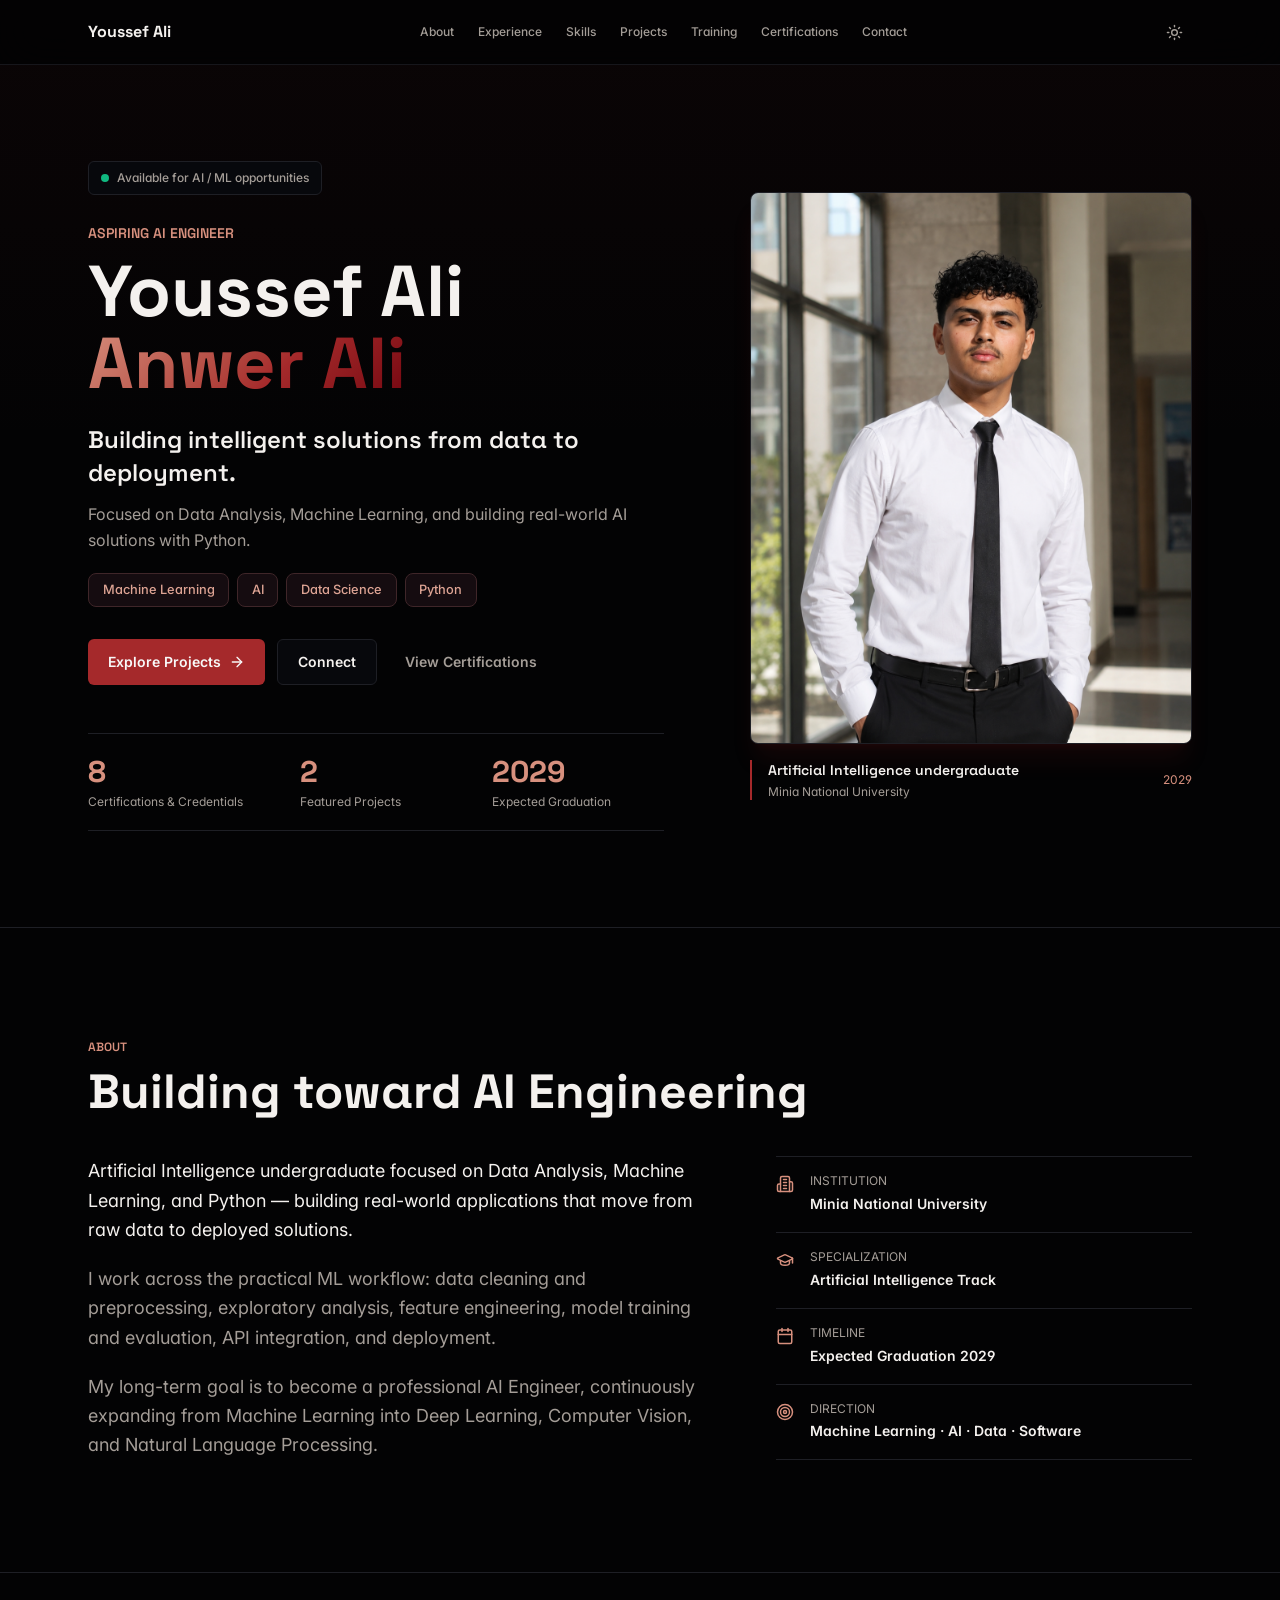
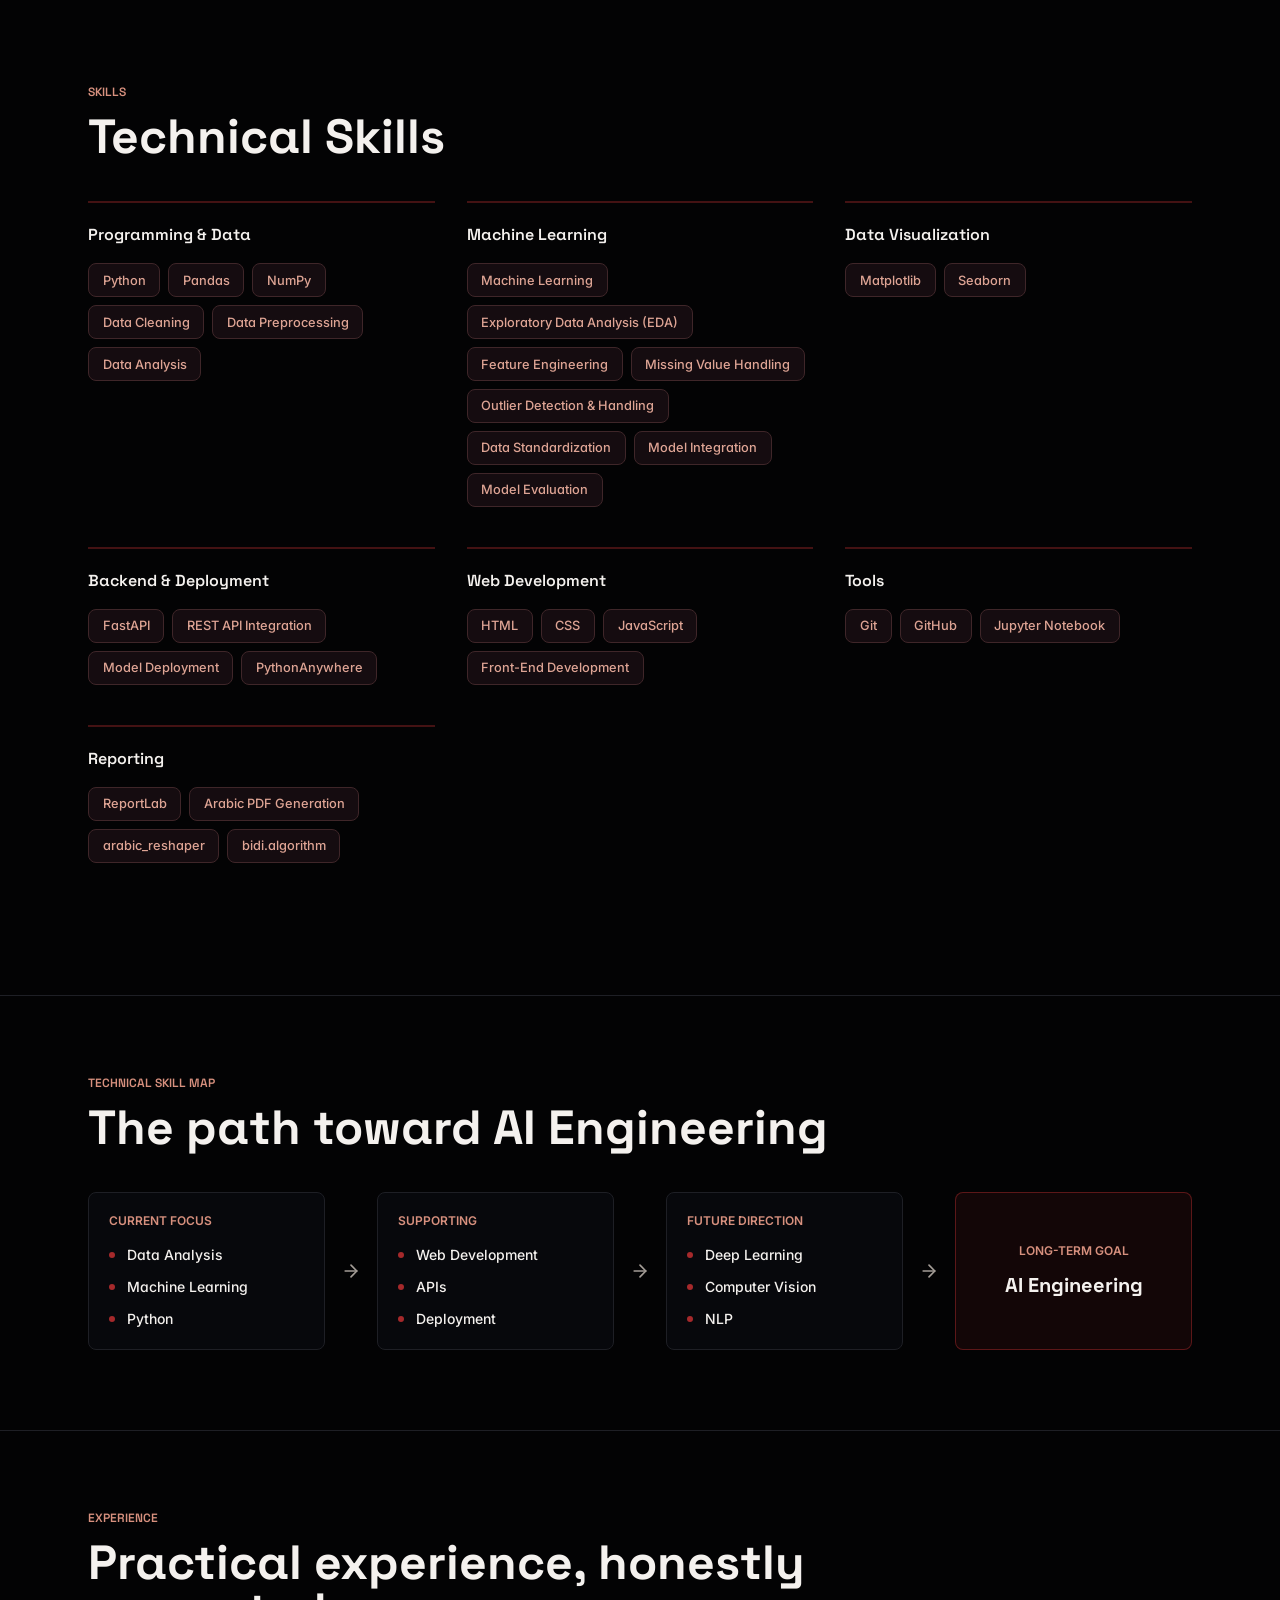
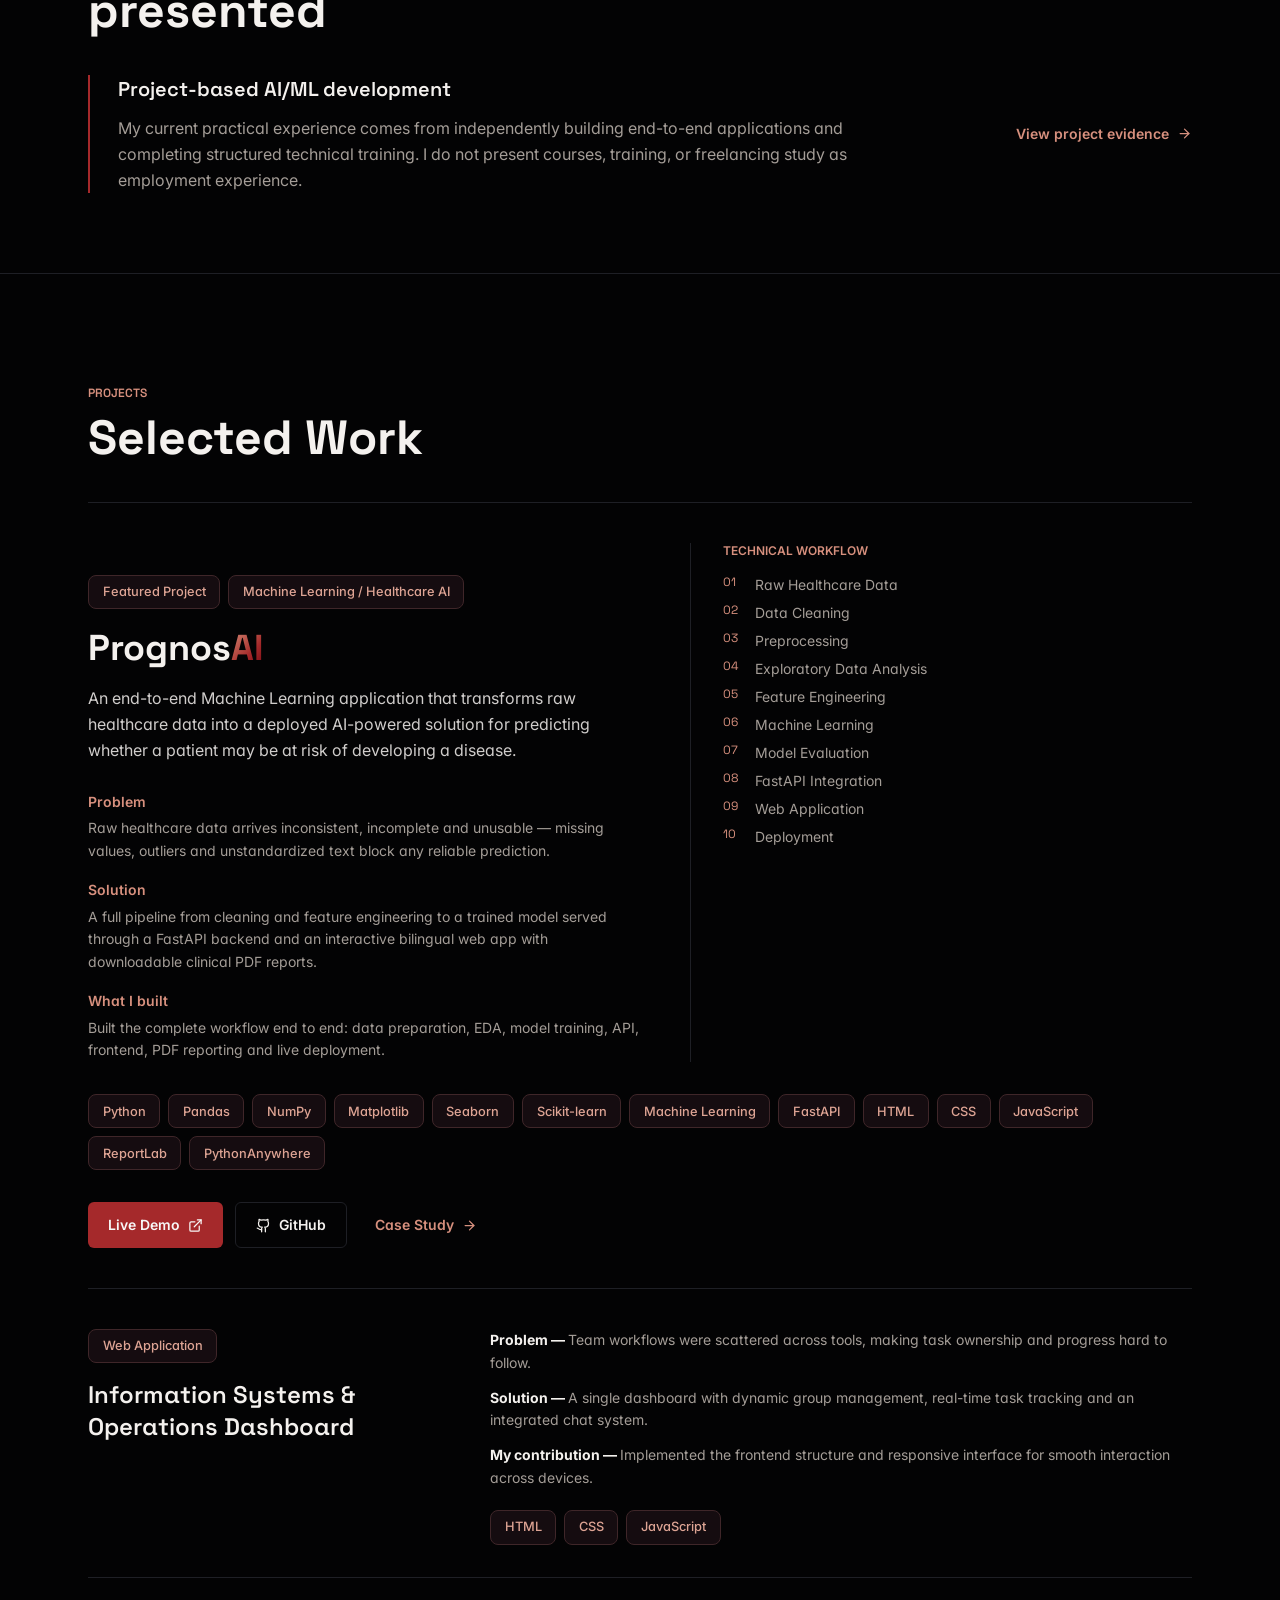
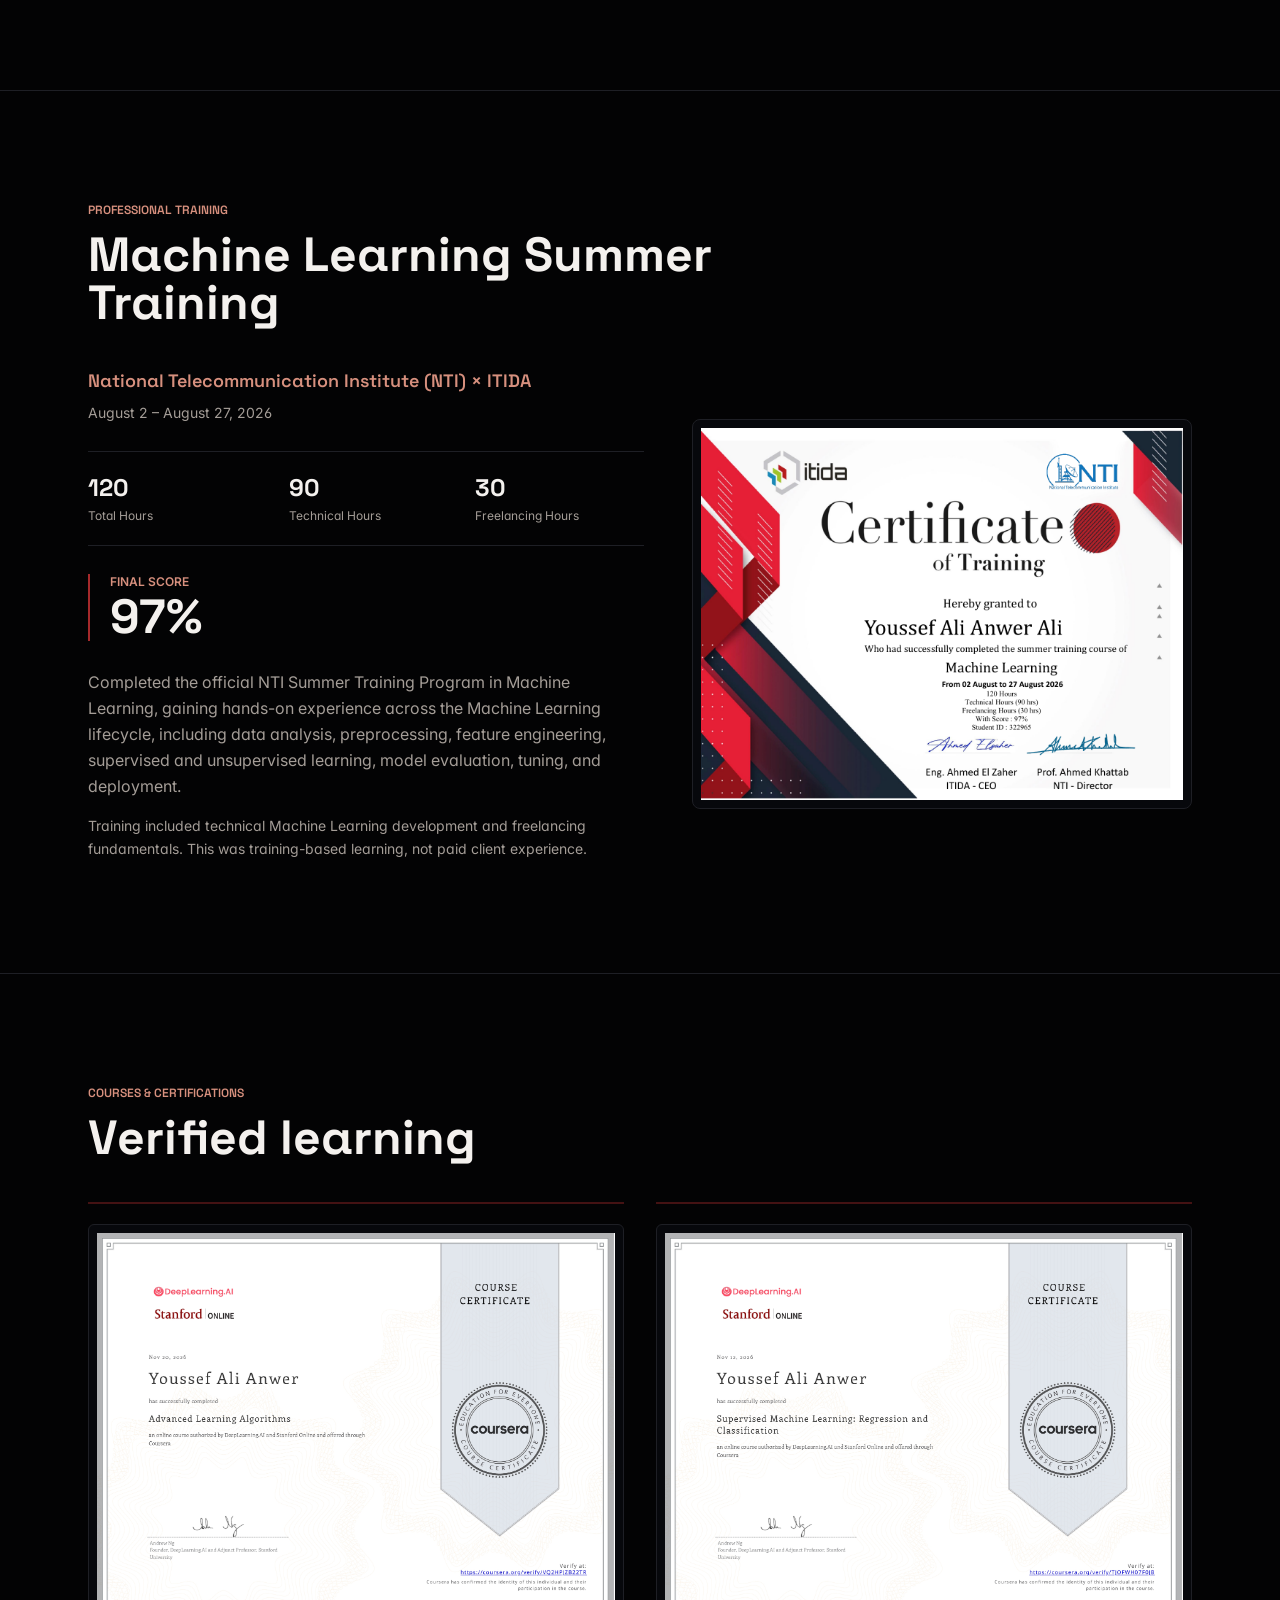
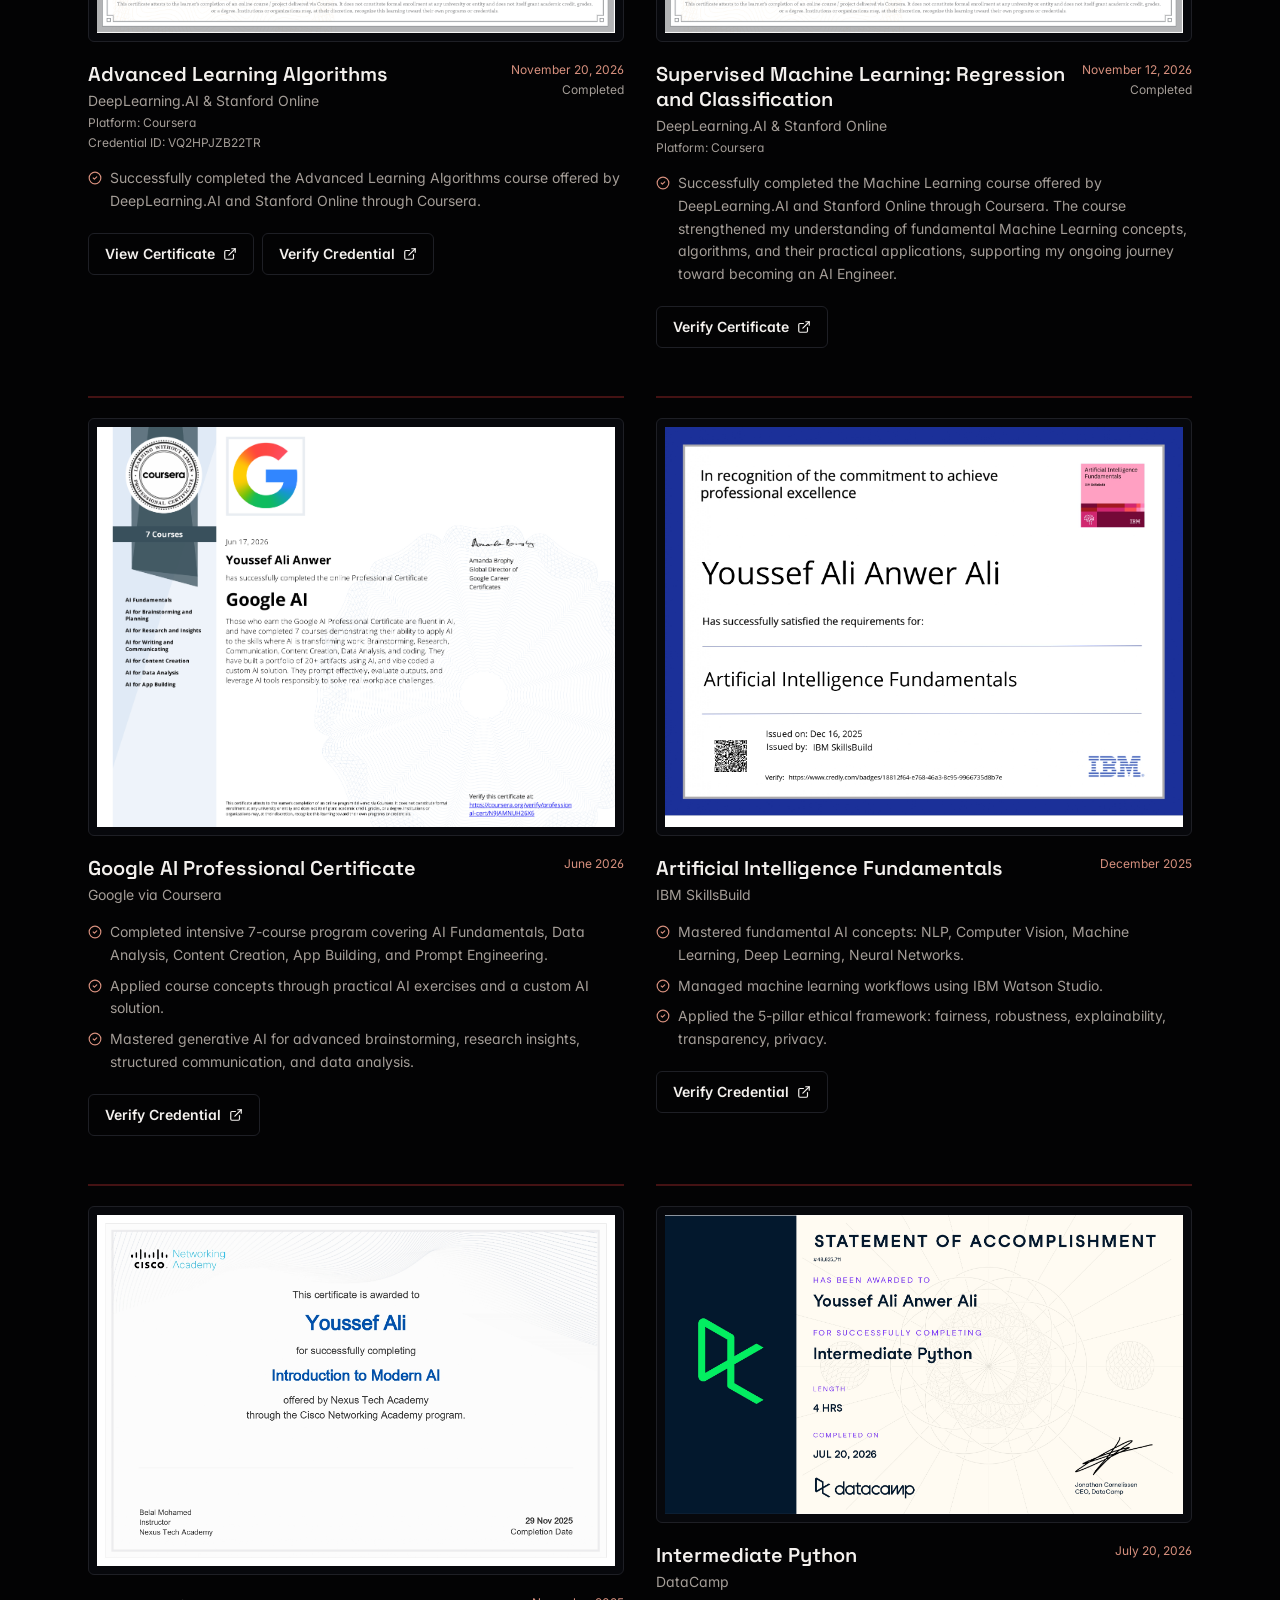
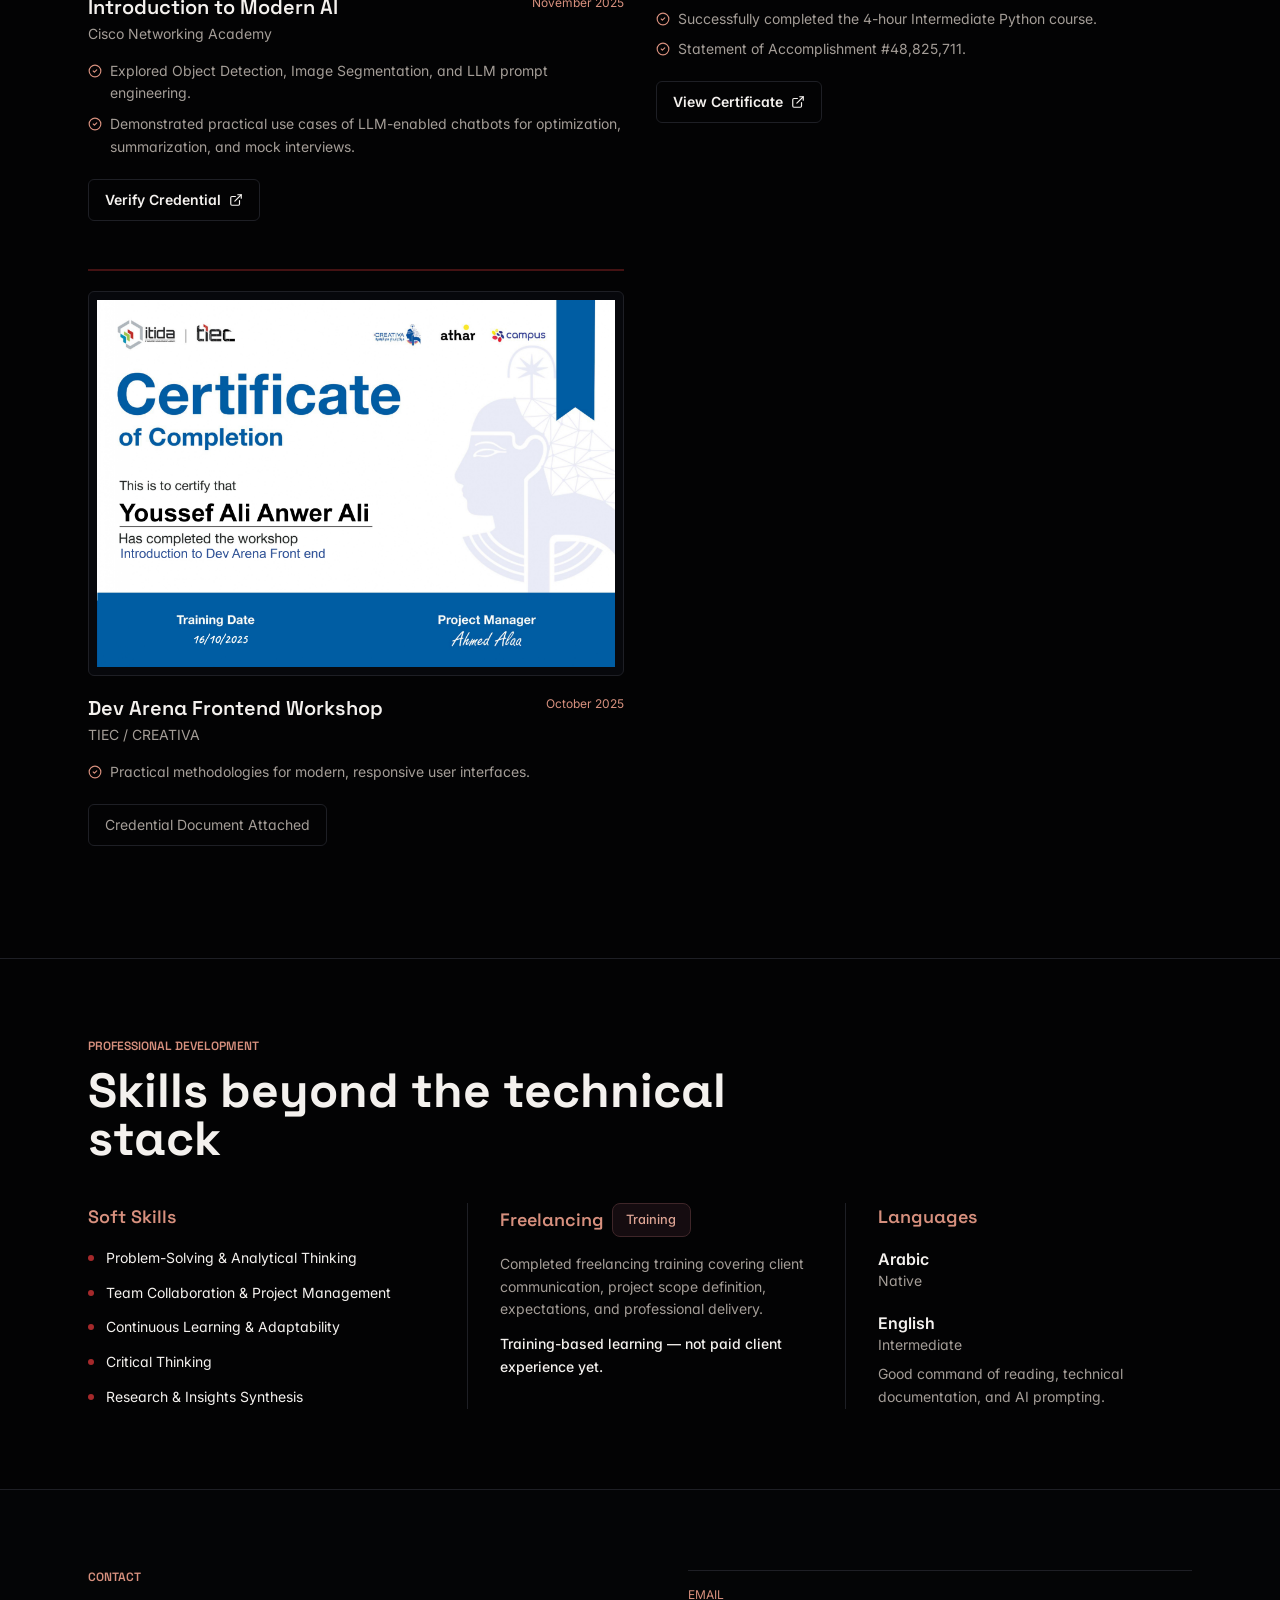
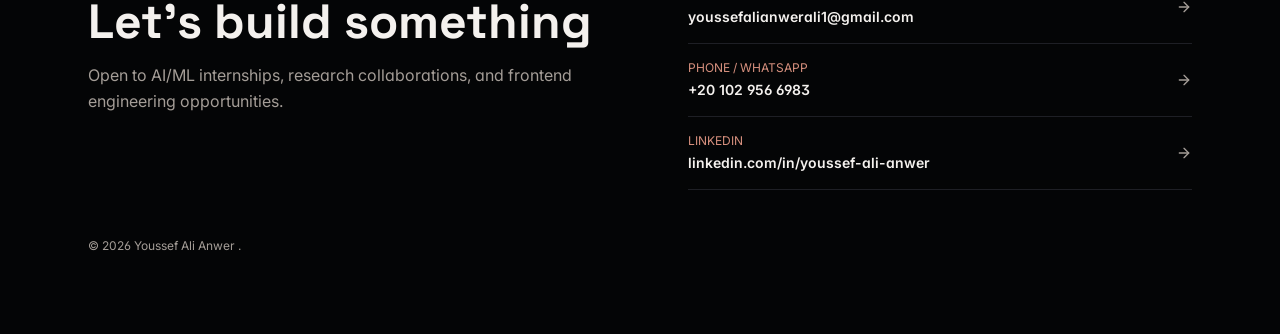
<file: index.html>
<!DOCTYPE html>
<!--
  Youssef Ali — Portfolio (homepage)
  Plain HTML / CSS / JavaScript version.
  Edit the text below directly. Each section is marked with a comment like:  ===== ABOUT =====
-->
<html lang="en" class="dark">
<head>
  <meta charset="utf-8">
  <meta name="viewport" content="width=device-width, initial-scale=1">
  <title>Youssef Ali — Aspiring AI Engineer</title>
  <meta name="description" content="Youssef Ali Anwer Ali is an aspiring AI Engineer focused on Data Analysis, Machine Learning, Python, and deployed ML applications.">
  <meta name="author" content="Youssef Ali Anwer Ali">
  <meta property="og:title" content="Youssef Ali — Aspiring AI Engineer">
  <meta property="og:description" content="Data Analysis, Machine Learning, Python, and real-world ML applications from data to deployment.">
  <meta property="og:type" content="website">
  <meta name="twitter:card" content="summary_large_image">
  <meta name="twitter:title" content="Youssef Ali — Aspiring AI Engineer">
  <meta name="twitter:description" content="Data Analysis, Machine Learning, Python, and real-world ML applications from data to deployment.">
  <link rel="icon" href="assets/favicon.ico">

  <!-- Fonts: Inter (body) + Space Grotesk (headings) -->
  <link rel="preconnect" href="https://fonts.googleapis.com">
  <link rel="preconnect" href="https://fonts.gstatic.com" crossorigin>
  <link rel="stylesheet" href="https://fonts.googleapis.com/css2?family=Inter:wght@300;400;500;600;700&family=Space+Grotesk:wght@400;500;600;700&display=swap">
  <link rel="stylesheet" href="css/style.css">

  <!-- Applies the saved theme immediately so the page doesn't flash the wrong colors -->
  <script>
    try { if (localStorage.getItem("portfolio-theme") === "light") document.documentElement.classList.remove("dark"); } catch (e) {}
  </script>
</head>
<body>
<!-- Icon sprite (Lucide icons). Used with <svg class="icon"><use href="#i-name"/></svg> -->
<svg width="0" height="0" style="position:absolute" aria-hidden="true">
  <symbol id="i-arrow-right" viewBox="0 0 24 24"><path d="M5 12h14"/><path d="m12 5 7 7-7 7"/></symbol>
  <symbol id="i-arrow-left" viewBox="0 0 24 24"><path d="m12 19-7-7 7-7"/><path d="M19 12H5"/></symbol>
  <symbol id="i-external" viewBox="0 0 24 24"><path d="M15 3h6v6"/><path d="M10 14 21 3"/><path d="M18 13v6a2 2 0 0 1-2 2H5a2 2 0 0 1-2-2V8a2 2 0 0 1 2-2h6"/></symbol>
  <symbol id="i-github" viewBox="0 0 24 24"><path d="M15 22v-4a4.8 4.8 0 0 0-1-3.5c3 0 6-2 6-5.5.08-1.25-.27-2.48-1-3.5.28-1.15.28-2.35 0-3.5 0 0-1 0-3 1.5-2.64-.5-5.36-.5-8 0C6 2 5 2 5 2c-.3 1.15-.3 2.35 0 3.5A5.403 5.403 0 0 0 4 9c0 3.5 3 5.5 6 5.5-.39.49-.68 1.05-.85 1.65-.17.6-.22 1.23-.15 1.85v4"/><path d="M9 18c-4.51 2-5-2-7-2"/></symbol>
  <symbol id="i-sun" viewBox="0 0 24 24"><circle cx="12" cy="12" r="4"/><path d="M12 2v2"/><path d="M12 20v2"/><path d="m4.93 4.93 1.41 1.41"/><path d="m17.66 17.66 1.41 1.41"/><path d="M2 12h2"/><path d="M20 12h2"/><path d="m6.34 17.66-1.41 1.41"/><path d="m19.07 4.93-1.41 1.41"/></symbol>
  <symbol id="i-moon" viewBox="0 0 24 24"><path d="M12 3a6 6 0 0 0 9 9 9 9 0 1 1-9-9Z"/></symbol>
  <symbol id="i-menu" viewBox="0 0 24 24"><path d="M4 12h16"/><path d="M4 18h16"/><path d="M4 6h16"/></symbol>
  <symbol id="i-x" viewBox="0 0 24 24"><path d="M18 6 6 18"/><path d="m6 6 12 12"/></symbol>
  <symbol id="i-calendar" viewBox="0 0 24 24"><rect width="18" height="18" x="3" y="4" rx="2"/><path d="M8 2v4"/><path d="M16 2v4"/><path d="M3 10h18"/></symbol>
  <symbol id="i-target" viewBox="0 0 24 24"><circle cx="12" cy="12" r="10"/><circle cx="12" cy="12" r="6"/><circle cx="12" cy="12" r="2"/></symbol>
  <symbol id="i-cap" viewBox="0 0 24 24"><path d="M21.42 10.922a1 1 0 0 0-.019-1.838L12.83 5.18a2 2 0 0 0-1.66 0L2.6 9.08a1 1 0 0 0 0 1.832l8.57 3.908a2 2 0 0 0 1.66 0z"/><path d="M22 10v6"/><path d="M6 12.5V16a6 3 0 0 0 12 0v-3.5"/></symbol>
  <symbol id="i-building" viewBox="0 0 24 24"><path d="M6 22V4a2 2 0 0 1 2-2h8a2 2 0 0 1 2 2v18Z"/><path d="M6 12H4a2 2 0 0 0-2 2v6a2 2 0 0 0 2 2h2"/><path d="M18 9h2a2 2 0 0 1 2 2v9a2 2 0 0 1-2 2h-2"/><path d="M10 6h4"/><path d="M10 10h4"/><path d="M10 14h4"/><path d="M10 18h4"/></symbol>
  <symbol id="i-check" viewBox="0 0 24 24"><circle cx="12" cy="12" r="10"/><path d="m9 12 2 2 4-4"/></symbol>
</svg>
<div class="page">

  <!-- ===== NAVIGATION ===== -->
  <header class="site-header">
    <nav class="nav" aria-label="Primary navigation">
      <a href="#top" class="brand">Youssef Ali</a>
      <ul class="nav-links">
        <li><a href="#about">About</a></li>
        <li><a href="#experience">Experience</a></li>
        <li><a href="#skills">Skills</a></li>
        <li><a href="#projects">Projects</a></li>
        <li><a href="#training">Training</a></li>
        <li><a href="#certifications">Certifications</a></li>
        <li><a href="#contact">Contact</a></li>
      </ul>
      <div class="nav-actions">
        <button class="icon-btn theme-toggle" type="button" aria-label="Switch to light mode">
          <svg class="icon icon-sun" width="17" height="17" aria-hidden="true"><use href="#i-sun"/></svg>
          <svg class="icon icon-moon" width="17" height="17" aria-hidden="true"><use href="#i-moon"/></svg>
        </button>
        <button class="icon-btn menu-toggle" type="button" aria-label="Open menu" aria-expanded="false" aria-controls="mobile-menu">
          <svg class="icon icon-open" width="19" height="19" aria-hidden="true"><use href="#i-menu"/></svg>
          <svg class="icon icon-close" width="19" height="19" aria-hidden="true"><use href="#i-x"/></svg>
        </button>
      </div>
    </nav>
    <div class="mobile-menu" id="mobile-menu" hidden>
      <ul>
        <li><a href="#about">About</a></li>
        <li><a href="#experience">Experience</a></li>
        <li><a href="#skills">Skills</a></li>
        <li><a href="#projects">Projects</a></li>
        <li><a href="#training">Training</a></li>
        <li><a href="#certifications">Certifications</a></li>
        <li><a href="#contact">Contact</a></li>
      </ul>
    </div>
  </header>

  <main>

    <!-- ===== HERO ===== -->
    <section id="top" class="hero">
      <div class="hero-text animate-fade-up">
        <div class="status-badge">
          <span class="status-dot"></span>
          Available for AI / ML opportunities
        </div>
        <p class="eyebrow">Aspiring AI Engineer</p>
        <h1>Youssef Ali<br><span class="text-gradient">Anwer Ali</span></h1>
        <p class="hero-tagline">Building intelligent solutions from data to deployment.</p>
        <p class="hero-desc">Focused on Data Analysis, Machine Learning, and building real-world AI solutions with Python.</p>
        <div class="chips">
          <span class="chip">Machine Learning</span>
          <span class="chip">AI</span>
          <span class="chip">Data Science</span>
          <span class="chip">Python</span>
        </div>
        <div class="hero-cta">
          <a href="#projects" class="btn btn-primary">Explore Projects <svg class="icon" width="16" height="16" aria-hidden="true"><use href="#i-arrow-right"/></svg></a>
          <a href="#contact" class="btn btn-outline">Connect</a>
          <a href="#certifications" class="btn btn-ghost">View Certifications</a>
        </div>
        <dl class="stats">
          <div><dt>8</dt><dd>Certifications &amp; Credentials</dd></div>
          <div><dt>2</dt><dd>Featured Projects</dd></div>
          <div><dt>2029</dt><dd>Expected Graduation</dd></div>
        </dl>
      </div>

      <div class="hero-photo animate-fade-up">
        <div class="photo-frame">
          <!-- Profile photo: put your file at assets/youssef-profile.png -->
          <img src="assets/youssef-profile.png" alt="Youssef Ali Anwer Ali">
        </div>
        <div class="photo-caption">
          <div>
            <p class="name">Artificial Intelligence undergraduate</p>
            <p class="school">Minia National University</p>
          </div>
          <span class="year">2029</span>
        </div>
      </div>
    </section>

    <!-- ===== ABOUT ===== -->
    <section id="about" class="section section--full">
      <div class="container">
        <div class="section-head">
          <p class="section-label">About</p>
          <h2 class="section-title">Building toward AI Engineering</h2>
        </div>
        <div class="about-grid">
          <div class="about-text">
            <p class="lead">Artificial Intelligence undergraduate focused on Data Analysis, Machine Learning, and Python — building real-world applications that move from raw data to deployed solutions.</p>
            <p>I work across the practical ML workflow: data cleaning and preprocessing, exploratory analysis, feature engineering, model training and evaluation, API integration, and deployment.</p>
            <p>My long-term goal is to become a professional AI Engineer, continuously expanding from Machine Learning into Deep Learning, Computer Vision, and Natural Language Processing.</p>
          </div>
          <dl class="facts">
            <div>
              <svg class="icon" width="18" height="18" aria-hidden="true"><use href="#i-building"/></svg>
              <div><dt>Institution</dt><dd>Minia National University</dd></div>
            </div>
            <div>
              <svg class="icon" width="18" height="18" aria-hidden="true"><use href="#i-cap"/></svg>
              <div><dt>Specialization</dt><dd>Artificial Intelligence Track</dd></div>
            </div>
            <div>
              <svg class="icon" width="18" height="18" aria-hidden="true"><use href="#i-calendar"/></svg>
              <div><dt>Timeline</dt><dd>Expected Graduation 2029</dd></div>
            </div>
            <div>
              <svg class="icon" width="18" height="18" aria-hidden="true"><use href="#i-target"/></svg>
              <div><dt>Direction</dt><dd>Machine Learning · AI · Data · Software</dd></div>
            </div>
          </dl>
        </div>
      </div>
    </section>

    <!-- ===== SKILLS ===== -->
    <section id="skills" class="section section--full">
      <div class="container">
        <div class="section-head">
          <p class="section-label">Skills</p>
          <h2 class="section-title">Technical Skills</h2>
        </div>
        <div class="skills-grid">
          <article class="skill-group">
            <h3>Programming &amp; Data</h3>
            <div class="chips">
              <span class="chip">Python</span><span class="chip">Pandas</span><span class="chip">NumPy</span>
              <span class="chip">Data Cleaning</span><span class="chip">Data Preprocessing</span><span class="chip">Data Analysis</span>
            </div>
          </article>
          <article class="skill-group">
            <h3>Machine Learning</h3>
            <div class="chips">
              <span class="chip">Machine Learning</span><span class="chip">Exploratory Data Analysis (EDA)</span>
              <span class="chip">Feature Engineering</span><span class="chip">Missing Value Handling</span>
              <span class="chip">Outlier Detection &amp; Handling</span><span class="chip">Data Standardization</span>
              <span class="chip">Model Integration</span><span class="chip">Model Evaluation</span>
            </div>
          </article>
          <article class="skill-group">
            <h3>Data Visualization</h3>
            <div class="chips"><span class="chip">Matplotlib</span><span class="chip">Seaborn</span></div>
          </article>
          <article class="skill-group">
            <h3>Backend &amp; Deployment</h3>
            <div class="chips">
              <span class="chip">FastAPI</span><span class="chip">REST API Integration</span>
              <span class="chip">Model Deployment</span><span class="chip">PythonAnywhere</span>
            </div>
          </article>
          <article class="skill-group">
            <h3>Web Development</h3>
            <div class="chips">
              <span class="chip">HTML</span><span class="chip">CSS</span><span class="chip">JavaScript</span><span class="chip">Front-End Development</span>
            </div>
          </article>
          <article class="skill-group">
            <h3>Tools</h3>
            <div class="chips"><span class="chip">Git</span><span class="chip">GitHub</span><span class="chip">Jupyter Notebook</span></div>
          </article>
          <article class="skill-group">
            <h3>Reporting</h3>
            <div class="chips">
              <span class="chip">ReportLab</span><span class="chip">Arabic PDF Generation</span>
              <span class="chip">arabic_reshaper</span><span class="chip">bidi.algorithm</span>
            </div>
          </article>
        </div>
      </div>
    </section>

    <!-- ===== TECHNICAL SKILL MAP ===== -->
    <section id="skill-map" class="section">
      <div class="container">
        <div class="section-head">
          <p class="section-label">Technical Skill Map</p>
          <h2 class="section-title">The path toward AI Engineering</h2>
        </div>
        <div class="skill-map">
          <article class="stage">
            <p class="stage-label">Current Focus</p>
            <ul><li>Data Analysis</li><li>Machine Learning</li><li>Python</li></ul>
          </article>
          <svg class="icon map-arrow" width="20" height="20" aria-hidden="true"><use href="#i-arrow-right"/></svg>
          <article class="stage">
            <p class="stage-label">Supporting</p>
            <ul><li>Web Development</li><li>APIs</li><li>Deployment</li></ul>
          </article>
          <svg class="icon map-arrow" width="20" height="20" aria-hidden="true"><use href="#i-arrow-right"/></svg>
          <article class="stage">
            <p class="stage-label">Future Direction</p>
            <ul><li>Deep Learning</li><li>Computer Vision</li><li>NLP</li></ul>
          </article>
          <svg class="icon map-arrow" width="20" height="20" aria-hidden="true"><use href="#i-arrow-right"/></svg>
          <article class="stage stage--goal">
            <div>
              <p class="stage-label">Long-term goal</p>
              <p class="goal-title">AI Engineering</p>
            </div>
          </article>
        </div>
      </div>
    </section>

    <!-- ===== EXPERIENCE ===== -->
    <section id="experience" class="section">
      <div class="container">
        <div class="section-head">
          <p class="section-label">Experience</p>
          <h2 class="section-title">Practical experience, honestly presented</h2>
        </div>
        <div class="experience">
          <div>
            <h3>Project-based AI/ML development</h3>
            <p>My current practical experience comes from independently building end-to-end applications and completing structured technical training. I do not present courses, training, or freelancing study as employment experience.</p>
          </div>
          <a href="#projects">View project evidence <svg class="icon" width="15" height="15" aria-hidden="true"><use href="#i-arrow-right"/></svg></a>
        </div>
      </div>
    </section>

    <!-- ===== PROJECTS ===== -->
    <section id="projects" class="section section--full">
      <div class="container">
        <div class="section-head">
          <p class="section-label">Projects</p>
          <h2 class="section-title">Selected Work</h2>
        </div>

        <!-- Featured project: PrognosAI -->
        <article class="featured">
          <div class="featured-grid">
            <div class="featured-main">
              <div class="chips"><span class="chip">Featured Project</span><span class="chip">Machine Learning / Healthcare AI</span></div>
              <h3>Prognos<span class="text-gradient">AI</span></h3>
              <p class="featured-tagline">An end-to-end Machine Learning application that transforms raw healthcare data into a deployed AI-powered solution for predicting whether a patient may be at risk of developing a disease.</p>
              <dl class="problem-list">
                <div><dt>Problem</dt><dd>Raw healthcare data arrives inconsistent, incomplete and unusable — missing values, outliers and unstandardized text block any reliable prediction.</dd></div>
                <div><dt>Solution</dt><dd>A full pipeline from cleaning and feature engineering to a trained model served through a FastAPI backend and an interactive bilingual web app with downloadable clinical PDF reports.</dd></div>
                <div><dt>What I built</dt><dd>Built the complete workflow end to end: data preparation, EDA, model training, API, frontend, PDF reporting and live deployment.</dd></div>
              </dl>
            </div>
            <div class="workflow">
              <p class="workflow-label">Technical workflow</p>
              <ol>
                <li><span>01</span><span>Raw Healthcare Data</span></li>
                <li><span>02</span><span>Data Cleaning</span></li>
                <li><span>03</span><span>Preprocessing</span></li>
                <li><span>04</span><span>Exploratory Data Analysis</span></li>
                <li><span>05</span><span>Feature Engineering</span></li>
                <li><span>06</span><span>Machine Learning</span></li>
                <li><span>07</span><span>Model Evaluation</span></li>
                <li><span>08</span><span>FastAPI Integration</span></li>
                <li><span>09</span><span>Web Application</span></li>
                <li><span>10</span><span>Deployment</span></li>
              </ol>
            </div>
          </div>
          <div class="chips">
            <span class="chip">Python</span><span class="chip">Pandas</span><span class="chip">NumPy</span><span class="chip">Matplotlib</span>
            <span class="chip">Seaborn</span><span class="chip">Scikit-learn</span><span class="chip">Machine Learning</span><span class="chip">FastAPI</span>
            <span class="chip">HTML</span><span class="chip">CSS</span><span class="chip">JavaScript</span><span class="chip">ReportLab</span><span class="chip">PythonAnywhere</span>
          </div>
          <div class="project-links">
            <a href="https://youssefalianwer.pythonanywhere.com/" target="_blank" rel="noreferrer noopener" class="btn btn-primary">Live Demo <svg class="icon" width="15" height="15" aria-hidden="true"><use href="#i-external"/></svg></a>
            <a href="https://github.com/YoussefAliAnwer/PrognosAI" target="_blank" rel="noreferrer noopener" class="btn btn-border"><svg class="icon" width="15" height="15" aria-hidden="true"><use href="#i-github"/></svg> GitHub</a>
            <a href="projects/prognosai.html" class="btn btn-text">Case Study <svg class="icon" width="15" height="15" aria-hidden="true"><use href="#i-arrow-right"/></svg></a>
          </div>
        </article>

        <!-- Second project -->
        <div class="other-projects">
          <article class="other-project">
            <div>
              <span class="chip">Web Application</span>
              <h3>Information Systems &amp; Operations Dashboard</h3>
            </div>
            <div class="details">
              <p><strong>Problem — </strong>Team workflows were scattered across tools, making task ownership and progress hard to follow.</p>
              <p><strong>Solution — </strong>A single dashboard with dynamic group management, real-time task tracking and an integrated chat system.</p>
              <p><strong>My contribution — </strong>Implemented the frontend structure and responsive interface for smooth interaction across devices.</p>
              <div class="chips"><span class="chip">HTML</span><span class="chip">CSS</span><span class="chip">JavaScript</span></div>
            </div>
          </article>
        </div>
      </div>
    </section>

    <!-- ===== PROFESSIONAL TRAINING ===== -->
    <section id="training" class="section section--full">
      <div class="container">
        <div class="section-head">
          <p class="section-label">Professional Training</p>
          <h2 class="section-title">Machine Learning Summer Training</h2>
        </div>
        <article class="training">
          <div class="training-main">
            <p class="training-org">National Telecommunication Institute (NTI) × ITIDA</p>
            <p class="training-dates">August 2 – August 27, 2026</p>
            <div class="training-stats">
              <div><p class="num">120</p><p class="lbl">Total Hours</p></div>
              <div><p class="num">90</p><p class="lbl">Technical Hours</p></div>
              <div><p class="num">30</p><p class="lbl">Freelancing Hours</p></div>
            </div>
            <div class="score"><p class="lbl">Final Score</p><p class="num">97%</p></div>
            <p class="training-text">Completed the official NTI Summer Training Program in Machine Learning, gaining hands-on experience across the Machine Learning lifecycle, including data analysis, preprocessing, feature engineering, supervised and unsupervised learning, model evaluation, tuning, and deployment.</p>
            <p class="training-note">Training included technical Machine Learning development and freelancing fundamentals. This was training-based learning, not paid client experience.</p>
          </div>
          <a href="assets/certs/nti_machine_learning.png" target="_blank" rel="noreferrer" class="cert-frame">
            <img src="assets/certs/nti_machine_learning.png" alt="NTI and ITIDA Machine Learning Summer Training certificate" loading="lazy">
          </a>
        </article>
      </div>
    </section>

    <!-- ===== CERTIFICATIONS =====
         To add a certificate: copy one <article class="cert"> block, change the text,
         the image path and the links. -->
    <section id="certifications" class="section section--full">
      <div class="container">
        <div class="section-head">
          <p class="section-label">Courses &amp; Certifications</p>
          <h2 class="section-title">Verified learning</h2>
        </div>
        <div class="cert-grid">

          <article class="cert">
            <a href="assets/certs/Coursera_VQ2HPJZB22TR_page-0001.jpg" target="_blank" rel="noreferrer noopener" class="cert-frame">
              <img src="assets/certs/Coursera_VQ2HPJZB22TR_page-0001.jpg" alt="Advanced Learning Algorithms certificate" loading="lazy">
            </a>
            <div class="cert-head">
              <div>
                <h3>Advanced Learning Algorithms</h3>
                <p class="issuer">DeepLearning.AI &amp; Stanford Online</p>
                <p class="meta">Platform: Coursera</p>
                <p class="meta">Credential ID: VQ2HPJZB22TR</p>
              </div>
              <span class="date">November 20, 2026<span class="status">Completed</span></span>
            </div>
            <ul class="cert-points">
              <li><svg class="icon" width="14" height="14" aria-hidden="true"><use href="#i-check"/></svg><span>Successfully completed the Advanced Learning Algorithms course offered by DeepLearning.AI and Stanford Online through Coursera.</span></li>
            </ul>
            <div class="cert-actions">
              <a href="https://coursera.org/share/1574e61cb3805b1c6f8806a32159d896" target="_blank" rel="noreferrer noopener" class="btn btn-small">View Certificate <svg class="icon" width="14" height="14" aria-hidden="true"><use href="#i-external"/></svg></a>
              <a href="https://coursera.org/verify/VQ2HPJZB22TR" target="_blank" rel="noreferrer noopener" class="btn btn-small">Verify Credential <svg class="icon" width="14" height="14" aria-hidden="true"><use href="#i-external"/></svg></a>
            </div>
          </article>

          <article class="cert">
            <!-- This certificate's image opens the PDF version -->
            <a href="assets/certs/machine_learning_coursera.png" target="_blank" rel="noreferrer noopener" class="cert-frame">
              <img src="assets/certs/machine_learning_coursera.png" alt="Machine Learning certificate" loading="lazy">
            </a>
            <div class="cert-head">
              <div>
                <h3>Supervised Machine Learning: Regression and Classification</h3>
                <p class="issuer">DeepLearning.AI &amp; Stanford Online</p>
                <p class="meta">Platform: Coursera</p>
              </div>
              <span class="date">November 12, 2026<span class="status">Completed</span></span>
            </div>
            <ul class="cert-points">
              <li><svg class="icon" width="14" height="14" aria-hidden="true"><use href="#i-check"/></svg><span>Successfully completed the Machine Learning course offered by DeepLearning.AI and Stanford Online through Coursera. The course strengthened my understanding of fundamental Machine Learning concepts, algorithms, and their practical applications, supporting my ongoing journey toward becoming an AI Engineer.</span></li>
            </ul>
            <div class="cert-actions">
              <a href="https://coursera.org/share/78724d312a05d161ba48a6dc128d52e1" target="_blank" rel="noreferrer noopener" class="btn btn-small">Verify Certificate <svg class="icon" width="14" height="14" aria-hidden="true"><use href="#i-external"/></svg></a>
            </div>
          </article>

          <article class="cert">
            <a href="assets/certs/google_ai.png" target="_blank" rel="noreferrer noopener" class="cert-frame">
              <img src="assets/certs/google_ai.png" alt="Google AI Professional Certificate certificate" loading="lazy">
            </a>
            <div class="cert-head">
              <div>
                <h3>Google AI Professional Certificate</h3>
                <p class="issuer">Google via Coursera</p>
              </div>
              <span class="date">June 2026</span>
            </div>
            <ul class="cert-points">
              <li><svg class="icon" width="14" height="14" aria-hidden="true"><use href="#i-check"/></svg><span>Completed intensive 7-course program covering AI Fundamentals, Data Analysis, Content Creation, App Building, and Prompt Engineering.</span></li>
              <li><svg class="icon" width="14" height="14" aria-hidden="true"><use href="#i-check"/></svg><span>Applied course concepts through practical AI exercises and a custom AI solution.</span></li>
              <li><svg class="icon" width="14" height="14" aria-hidden="true"><use href="#i-check"/></svg><span>Mastered generative AI for advanced brainstorming, research insights, structured communication, and data analysis.</span></li>
            </ul>
            <div class="cert-actions">
              <a href="https://www.coursera.org/account/accomplishments/specialization/N9JAMNUH26X6" target="_blank" rel="noreferrer noopener" class="btn btn-small">Verify Credential <svg class="icon" width="14" height="14" aria-hidden="true"><use href="#i-external"/></svg></a>
            </div>
          </article>

          <article class="cert">
            <a href="assets/certs/ibm_fundamentals.jpg" target="_blank" rel="noreferrer noopener" class="cert-frame">
              <img src="assets/certs/ibm_fundamentals.jpg" alt="Artificial Intelligence Fundamentals certificate" loading="lazy">
            </a>
            <div class="cert-head">
              <div>
                <h3>Artificial Intelligence Fundamentals</h3>
                <p class="issuer">IBM SkillsBuild</p>
              </div>
              <span class="date">December 2025</span>
            </div>
            <ul class="cert-points">
              <li><svg class="icon" width="14" height="14" aria-hidden="true"><use href="#i-check"/></svg><span>Mastered fundamental AI concepts: NLP, Computer Vision, Machine Learning, Deep Learning, Neural Networks.</span></li>
              <li><svg class="icon" width="14" height="14" aria-hidden="true"><use href="#i-check"/></svg><span>Managed machine learning workflows using IBM Watson Studio.</span></li>
              <li><svg class="icon" width="14" height="14" aria-hidden="true"><use href="#i-check"/></svg><span>Applied the 5-pillar ethical framework: fairness, robustness, explainability, transparency, privacy.</span></li>
            </ul>
            <div class="cert-actions">
              <a href="https://www.credly.com/badges/18812f64-e768-46a3-8c95-9966735d8b7e/linked_in_profile" target="_blank" rel="noreferrer noopener" class="btn btn-small">Verify Credential <svg class="icon" width="14" height="14" aria-hidden="true"><use href="#i-external"/></svg></a>
            </div>
          </article>

          <article class="cert">
            <a href="assets/certs/cisco_modern_ai.jpg" target="_blank" rel="noreferrer noopener" class="cert-frame">
              <img src="assets/certs/cisco_modern_ai.jpg" alt="Introduction to Modern AI certificate" loading="lazy">
            </a>
            <div class="cert-head">
              <div>
                <h3>Introduction to Modern AI</h3>
                <p class="issuer">Cisco Networking Academy</p>
              </div>
              <span class="date">November 2025</span>
            </div>
            <ul class="cert-points">
              <li><svg class="icon" width="14" height="14" aria-hidden="true"><use href="#i-check"/></svg><span>Explored Object Detection, Image Segmentation, and LLM prompt engineering.</span></li>
              <li><svg class="icon" width="14" height="14" aria-hidden="true"><use href="#i-check"/></svg><span>Demonstrated practical use cases of LLM-enabled chatbots for optimization, summarization, and mock interviews.</span></li>
            </ul>
            <div class="cert-actions">
              <a href="https://www.credly.com/badges/93bb47c8-ea36-4338-ae56-6d846a3ffae3/linked_in_profile" target="_blank" rel="noreferrer noopener" class="btn btn-small">Verify Credential <svg class="icon" width="14" height="14" aria-hidden="true"><use href="#i-external"/></svg></a>
            </div>
          </article>

          <article class="cert">
            <a href="assets/certs/datacamp_intermediate_python.png" target="_blank" rel="noreferrer noopener" class="cert-frame">
              <img src="assets/certs/datacamp_intermediate_python.png" alt="Intermediate Python certificate" loading="lazy">
            </a>
            <div class="cert-head">
              <div>
                <h3>Intermediate Python</h3>
                <p class="issuer">DataCamp</p>
              </div>
              <span class="date">July 20, 2026</span>
            </div>
            <ul class="cert-points">
              <li><svg class="icon" width="14" height="14" aria-hidden="true"><use href="#i-check"/></svg><span>Successfully completed the 4-hour Intermediate Python course.</span></li>
              <li><svg class="icon" width="14" height="14" aria-hidden="true"><use href="#i-check"/></svg><span>Statement of Accomplishment #48,825,711.</span></li>
            </ul>
            <div class="cert-actions">
              <a href="https://www.datacamp.com/completed/statement-of-accomplishment/course/9e6b64e53ceba60f96cd15a51b7985af81382d2f" target="_blank" rel="noreferrer noopener" class="btn btn-small">View Certificate <svg class="icon" width="14" height="14" aria-hidden="true"><use href="#i-external"/></svg></a>
            </div>
          </article>

          <article class="cert">
            <a href="assets/certs/tiec_frontend.jpg" target="_blank" rel="noreferrer noopener" class="cert-frame">
              <img src="assets/certs/tiec_frontend.jpg" alt="Dev Arena Frontend Workshop certificate" loading="lazy">
            </a>
            <div class="cert-head">
              <div>
                <h3>Dev Arena Frontend Workshop</h3>
                <p class="issuer">TIEC / CREATIVA</p>
              </div>
              <span class="date">October 2025</span>
            </div>
            <ul class="cert-points">
              <li><svg class="icon" width="14" height="14" aria-hidden="true"><use href="#i-check"/></svg><span>Practical methodologies for modern, responsive user interfaces.</span></li>
            </ul>
            <div class="cert-actions">
              <!-- No external link for this one, so a plain label is shown -->
              <span class="btn btn-small btn-small--static">Credential Document Attached</span>
            </div>
          </article>

        </div>
      </div>
    </section>

    <!-- ===== PROFESSIONAL DEVELOPMENT ===== -->
    <section id="development" class="section">
      <div class="container">
        <div class="section-head">
          <p class="section-label">Professional Development</p>
          <h2 class="section-title">Skills beyond the technical stack</h2>
        </div>
        <div class="dev-grid">
          <article class="dev-col">
            <h3>Soft Skills</h3>
            <ul class="soft-list">
              <li>Problem-Solving &amp; Analytical Thinking</li>
              <li>Team Collaboration &amp; Project Management</li>
              <li>Continuous Learning &amp; Adaptability</li>
              <li>Critical Thinking</li>
              <li>Research &amp; Insights Synthesis</li>
            </ul>
          </article>
          <article class="dev-col">
            <div class="dev-title-row"><h3>Freelancing</h3><span class="chip">Training</span></div>
            <p>Completed freelancing training covering client communication, project scope definition, expectations, and professional delivery.</p>
            <p class="strong">Training-based learning — not paid client experience yet.</p>
          </article>
          <article class="dev-col">
            <h3>Languages</h3>
            <dl class="langs">
              <div><dt>Arabic</dt><dd>Native</dd></div>
              <div><dt>English</dt><dd>Intermediate</dd><dd>Good command of reading, technical documentation, and AI prompting.</dd></div>
            </dl>
          </article>
        </div>
      </div>
    </section>

  </main>

  <!-- ===== CONTACT ===== -->
  <footer id="contact" class="site-footer">
    <div class="container contact-grid">
      <div>
        <p class="section-label">Contact</p>
        <h2 class="contact-title">Let’s build something</h2>
        <p class="contact-intro">Open to AI/ML internships, research collaborations, and frontend engineering opportunities.</p>
      </div>
      <ul class="contact-list">
        <li><a href="mailto:youssefalianwerali1@gmail.com" target="_blank" rel="noreferrer noopener"><span><span class="lbl">Email</span><span class="val">youssefalianwerali1@gmail.com</span></span><svg class="icon" width="16" height="16" aria-hidden="true"><use href="#i-arrow-right"/></svg></a></li>
        <li><a href="https://wa.me/201029566983" target="_blank" rel="noreferrer noopener"><span><span class="lbl">Phone / WhatsApp</span><span class="val">+20 102 956 6983</span></span><svg class="icon" width="16" height="16" aria-hidden="true"><use href="#i-arrow-right"/></svg></a></li>
        <li><a href="https://linkedin.com/in/youssef-ali-anwer" target="_blank" rel="noreferrer noopener"><span><span class="lbl">LinkedIn</span><span class="val">linkedin.com/in/youssef-ali-anwer</span></span><svg class="icon" width="16" height="16" aria-hidden="true"><use href="#i-arrow-right"/></svg></a></li>
      </ul>
    </div>
    <div class="copyright">© <span id="year">2026</span> Youssef Ali Anwer .</div>
  </footer>

</div>
<script src="js/main.js"></script>
</body>
</html>
</file>
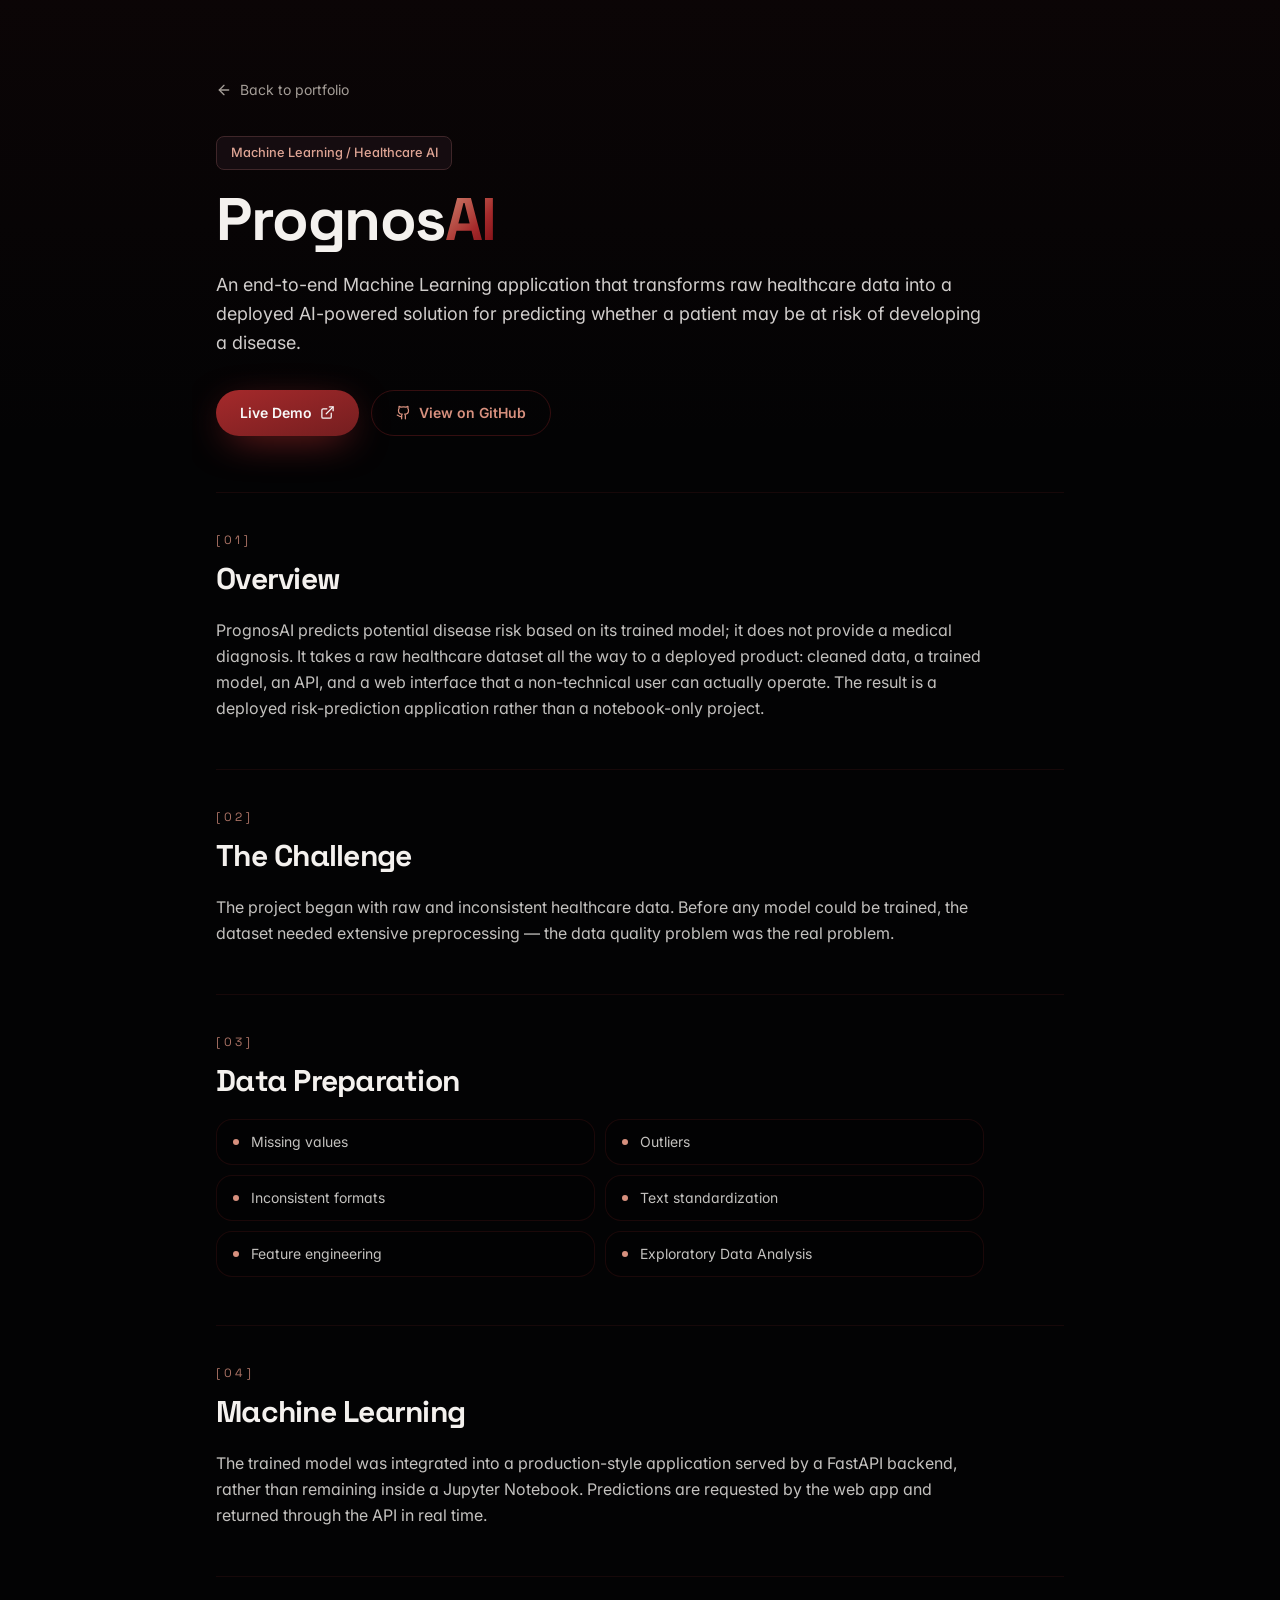
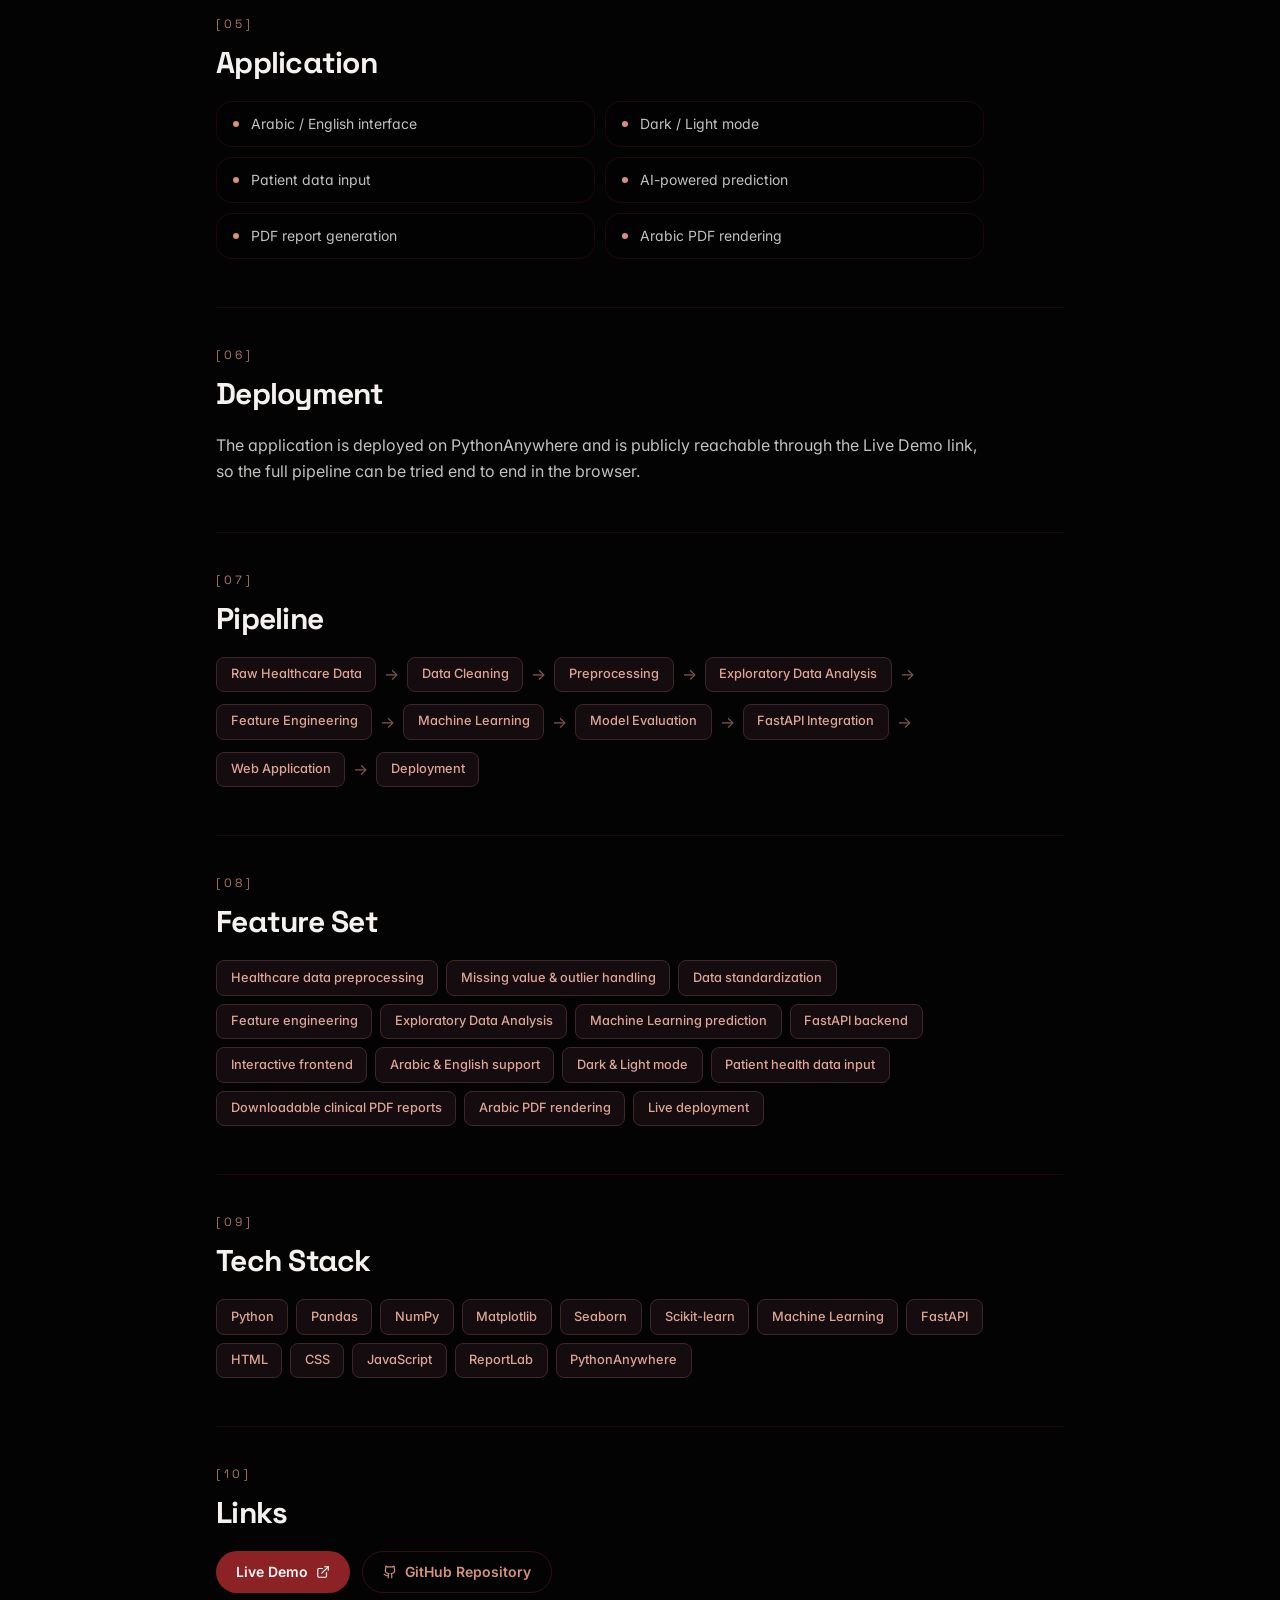
<file: projects/prognosai.html>
<!DOCTYPE html>
<!--
  PrognosAI — Case Study page (informational only).
  PrognosAI itself is a separate FastAPI application hosted on PythonAnywhere;
  this page only explains the project and links to it.
  Note: paths start with "../" because this file lives inside the /projects folder.
-->
<html lang="en" class="dark">
<head>
  <meta charset="utf-8">
  <meta name="viewport" content="width=device-width, initial-scale=1">
  <title>PrognosAI — Machine Learning Healthcare App | Youssef Ali</title>
  <meta name="description" content="PrognosAI: an end-to-end Machine Learning healthcare application by Youssef Ali — data cleaning, feature engineering, EDA, model training, FastAPI backend, bilingual web app and PDF reports, deployed live.">
  <meta name="author" content="Youssef Ali Anwer Ali">
  <meta property="og:title" content="PrognosAI — Machine Learning Healthcare App">
  <meta property="og:description" content="From raw healthcare data to a deployed AI-powered risk prediction app: Python, Pandas, Machine Learning, FastAPI and PDF reporting.">
  <meta property="og:type" content="article">
  <meta name="twitter:card" content="summary_large_image">
  <meta name="twitter:title" content="PrognosAI — Machine Learning Healthcare App">
  <meta name="twitter:description" content="End-to-end ML healthcare app: data pipeline, FastAPI, bilingual web app, PDF reports, live deployment.">
  <link rel="icon" href="../assets/favicon.ico">

  <link rel="preconnect" href="https://fonts.googleapis.com">
  <link rel="preconnect" href="https://fonts.gstatic.com" crossorigin>
  <link rel="stylesheet" href="https://fonts.googleapis.com/css2?family=Inter:wght@300;400;500;600;700&family=Space+Grotesk:wght@400;500;600;700&display=swap">
  <link rel="stylesheet" href="../css/style.css">

  <script type="application/ld+json">
  {
    "@context": "https://schema.org",
    "@type": "SoftwareApplication",
    "name": "PrognosAI",
    "applicationCategory": "HealthApplication",
    "description": "An end-to-end Machine Learning application that transforms raw healthcare data into a deployed AI-powered solution for predicting whether a patient may be at risk of developing a disease.",
    "url": "https://youssefalianwer.pythonanywhere.com/",
    "author": { "@type": "Person", "name": "Youssef Ali Anwer Ali" }
  }
  </script>

  <script>
    try { if (localStorage.getItem("portfolio-theme") === "light") document.documentElement.classList.remove("dark"); } catch (e) {}
  </script>
</head>
<body>
<!-- Icon sprite (Lucide icons). Used with <svg class="icon"><use href="#i-name"/></svg> -->
<svg width="0" height="0" style="position:absolute" aria-hidden="true">
  <symbol id="i-arrow-left" viewBox="0 0 24 24"><path d="m12 19-7-7 7-7"/><path d="M19 12H5"/></symbol>
  <symbol id="i-external" viewBox="0 0 24 24"><path d="M15 3h6v6"/><path d="M10 14 21 3"/><path d="M18 13v6a2 2 0 0 1-2 2H5a2 2 0 0 1-2-2V8a2 2 0 0 1 2-2h6"/></symbol>
  <symbol id="i-github" viewBox="0 0 24 24"><path d="M15 22v-4a4.8 4.8 0 0 0-1-3.5c3 0 6-2 6-5.5.08-1.25-.27-2.48-1-3.5.28-1.15.28-2.35 0-3.5 0 0-1 0-3 1.5-2.64-.5-5.36-.5-8 0C6 2 5 2 5 2c-.3 1.15-.3 2.35 0 3.5A5.403 5.403 0 0 0 4 9c0 3.5 3 5.5 6 5.5-.39.49-.68 1.05-.85 1.65-.17.6-.22 1.23-.15 1.85v4"/><path d="M9 18c-4.51 2-5-2-7-2"/></symbol>
</svg>
<main class="case">

  <a href="../index.html" class="back-link">
    <svg class="icon" width="16" height="16" aria-hidden="true"><use href="#i-arrow-left"/></svg> Back to portfolio
  </a>

  <!-- ===== HEADER ===== -->
  <header class="case-header">
    <div class="chip">Machine Learning / Healthcare AI</div>
    <h1>Prognos<span class="text-gradient">AI</span></h1>
    <p class="case-tagline">An end-to-end Machine Learning application that transforms raw healthcare data into a deployed AI-powered solution for predicting whether a patient may be at risk of developing a disease.</p>
    <div class="case-actions">
      <a href="https://youssefalianwer.pythonanywhere.com/" target="_blank" rel="noreferrer noopener" class="pill pill-solid">Live Demo <svg class="icon" width="15" height="15" aria-hidden="true"><use href="#i-external"/></svg></a>
      <a href="https://github.com/YoussefAliAnwer/PrognosAI" target="_blank" rel="noreferrer noopener" class="pill pill-outline"><svg class="icon" width="15" height="15" aria-hidden="true"><use href="#i-github"/></svg> View on GitHub</a>
    </div>
  </header>

  <div class="case-blocks">

    <section class="block">
      <div class="block-label">[01]</div>
      <h2>Overview</h2>
      <div class="block-body">
        <p>PrognosAI predicts potential disease risk based on its trained model; it does not provide a medical diagnosis. It takes a raw healthcare dataset all the way to a deployed product: cleaned data, a trained model, an API, and a web interface that a non-technical user can actually operate. The result is a deployed risk-prediction application rather than a notebook-only project.</p>
      </div>
    </section>

    <section class="block">
      <div class="block-label">[02]</div>
      <h2>The Challenge</h2>
      <div class="block-body">
        <p>The project began with raw and inconsistent healthcare data. Before any model could be trained, the dataset needed extensive preprocessing — the data quality problem was the real problem.</p>
      </div>
    </section>

    <section class="block">
      <div class="block-label">[03]</div>
      <h2>Data Preparation</h2>
      <div class="block-body">
        <ul class="feature-list">
          <li>Missing values</li>
          <li>Outliers</li>
          <li>Inconsistent formats</li>
          <li>Text standardization</li>
          <li>Feature engineering</li>
          <li>Exploratory Data Analysis</li>
        </ul>
      </div>
    </section>

    <section class="block">
      <div class="block-label">[04]</div>
      <h2>Machine Learning</h2>
      <div class="block-body">
        <p>The trained model was integrated into a production-style application served by a FastAPI backend, rather than remaining inside a Jupyter Notebook. Predictions are requested by the web app and returned through the API in real time.</p>
      </div>
    </section>

    <section class="block">
      <div class="block-label">[05]</div>
      <h2>Application</h2>
      <div class="block-body">
        <ul class="feature-list">
          <li>Arabic / English interface</li>
          <li>Dark / Light mode</li>
          <li>Patient data input</li>
          <li>AI-powered prediction</li>
          <li>PDF report generation</li>
          <li>Arabic PDF rendering</li>
        </ul>
      </div>
    </section>

    <section class="block">
      <div class="block-label">[06]</div>
      <h2>Deployment</h2>
      <div class="block-body">
        <p>The application is deployed on PythonAnywhere and is publicly reachable through the Live Demo link, so the full pipeline can be tried end to end in the browser.</p>
      </div>
    </section>

    <section class="block">
      <div class="block-label">[07]</div>
      <h2>Pipeline</h2>
      <div class="block-body">
        <div class="pipeline">
          <span><span class="chip">Raw Healthcare Data</span><span class="arrow">→</span></span>
          <span><span class="chip">Data Cleaning</span><span class="arrow">→</span></span>
          <span><span class="chip">Preprocessing</span><span class="arrow">→</span></span>
          <span><span class="chip">Exploratory Data Analysis</span><span class="arrow">→</span></span>
          <span><span class="chip">Feature Engineering</span><span class="arrow">→</span></span>
          <span><span class="chip">Machine Learning</span><span class="arrow">→</span></span>
          <span><span class="chip">Model Evaluation</span><span class="arrow">→</span></span>
          <span><span class="chip">FastAPI Integration</span><span class="arrow">→</span></span>
          <span><span class="chip">Web Application</span><span class="arrow">→</span></span>
          <span><span class="chip">Deployment</span></span>
        </div>
      </div>
    </section>

    <section class="block">
      <div class="block-label">[08]</div>
      <h2>Feature Set</h2>
      <div class="block-body">
        <div class="chips">
          <span class="chip">Healthcare data preprocessing</span>
          <span class="chip">Missing value &amp; outlier handling</span>
          <span class="chip">Data standardization</span>
          <span class="chip">Feature engineering</span>
          <span class="chip">Exploratory Data Analysis</span>
          <span class="chip">Machine Learning prediction</span>
          <span class="chip">FastAPI backend</span>
          <span class="chip">Interactive frontend</span>
          <span class="chip">Arabic &amp; English support</span>
          <span class="chip">Dark &amp; Light mode</span>
          <span class="chip">Patient health data input</span>
          <span class="chip">Downloadable clinical PDF reports</span>
          <span class="chip">Arabic PDF rendering</span>
          <span class="chip">Live deployment</span>
        </div>
      </div>
    </section>

    <section class="block">
      <div class="block-label">[09]</div>
      <h2>Tech Stack</h2>
      <div class="block-body">
        <div class="chips">
          <span class="chip">Python</span><span class="chip">Pandas</span><span class="chip">NumPy</span>
          <span class="chip">Matplotlib</span><span class="chip">Seaborn</span><span class="chip">Scikit-learn</span>
          <span class="chip">Machine Learning</span><span class="chip">FastAPI</span><span class="chip">HTML</span>
          <span class="chip">CSS</span><span class="chip">JavaScript</span><span class="chip">ReportLab</span>
          <span class="chip">PythonAnywhere</span>
        </div>
      </div>
    </section>

    <section class="block">
      <div class="block-label">[10]</div>
      <h2>Links</h2>
      <div class="block-body">
        <div class="links-row">
          <a href="https://youssefalianwer.pythonanywhere.com/" target="_blank" rel="noreferrer noopener" class="pill pill-solid-flat">Live Demo <svg class="icon" width="14" height="14" aria-hidden="true"><use href="#i-external"/></svg></a>
          <a href="https://github.com/YoussefAliAnwer/PrognosAI" target="_blank" rel="noreferrer noopener" class="pill pill-outline-sm"><svg class="icon" width="14" height="14" aria-hidden="true"><use href="#i-github"/></svg> GitHub Repository</a>
        </div>
      </div>
    </section>

  </div>
</main>
<script src="../js/main.js"></script>
</body>
</html>
</file>
<file: css/style.css>
/* ==========================================================================
   Youssef Ali — Portfolio  |  style.css
   Plain CSS recreation of the original Tailwind design.

   HOW THIS FILE IS ORGANIZED
   1. Theme colors (CSS variables)  <- change colors here
   2. Base / reset
   3. Reusable pieces (chips, buttons, icons)
   4. Header / navigation
   5. Homepage sections (hero, about, skills, ...)
   6. Case study page
   7. Animations & responsive rules
   ========================================================================== */

/* ---------- 1. THEME COLORS ----------
   Light theme lives in :root, dark theme in html.dark.
   The site starts in dark mode (see <html class="dark">).
   Colors use oklch(); all modern browsers support it. */
:root {
  --radius: 0.5rem;
  --background: oklch(0.975 0.004 30);
  --foreground: oklch(0.18 0.012 280);
  --card: oklch(0.995 0.002 30);
  --primary: oklch(0.43 0.15 25);          /* muted crimson */
  --primary-foreground: oklch(0.98 0.004 30);
  --secondary: oklch(0.94 0.008 30);
  --muted-foreground: oklch(0.43 0.018 280);
  --border: oklch(0.86 0.012 30);
  --crimson: oklch(0.43 0.15 25);
  --rose: oklch(0.52 0.11 32);             /* copper / desert rose accent */

  --font-display: "Space Grotesk", system-ui, sans-serif;
  --font-sans: "Inter", system-ui, sans-serif;
}

html.dark {
  --background: oklch(0.095 0.006 280);
  --foreground: oklch(0.96 0.005 60);
  --card: oklch(0.135 0.009 280);
  --primary: oklch(0.48 0.16 25);
  --primary-foreground: oklch(0.98 0 0);
  --secondary: oklch(0.18 0.01 280);
  --muted-foreground: oklch(0.7 0.012 60);
  --border: oklch(0.24 0.012 280);
  --crimson: oklch(0.48 0.16 25);
  --rose: oklch(0.72 0.09 35);
}

/* ---------- 2. BASE ---------- */
*, *::before, *::after { box-sizing: border-box; border-color: var(--border); }
html { scroll-behavior: smooth; overflow-x: hidden; -webkit-text-size-adjust: 100%; }
html, body { max-width: 100%; overflow-x: hidden; }
body {
  margin: 0;
  background-color: var(--background);
  color: var(--foreground);
  font-family: var(--font-sans);
  font-size: 1rem;
  line-height: 1.5;
  font-feature-settings: "ss01", "cv11";
  -webkit-font-smoothing: antialiased;
  background-image: linear-gradient(to bottom, color-mix(in oklab, var(--crimson) 5%, transparent), transparent 28rem);
  background-repeat: no-repeat;
}
h1, h2, h3, h4, p, ul, ol, dl, dd, figure { margin: 0; padding: 0; }
ul, ol { list-style: none; }
h1, h2, h3, h4 { font-family: var(--font-display); letter-spacing: 0; }
a { color: inherit; text-decoration: none; }
img { display: block; max-width: 100%; }
button { font: inherit; color: inherit; background: none; border: 0; cursor: pointer; padding: 0; }
.container { width: 100%; max-width: 72rem; margin-inline: auto; padding-inline: 1rem; min-width: 0; }
.page { position: relative; min-height: 100vh; width: 100%; min-width: 0; overflow-x: clip; }

/* ---------- 3. REUSABLE PIECES ---------- */
.icon { fill: none; stroke: currentColor; stroke-width: 2; stroke-linecap: round; stroke-linejoin: round; flex-shrink: 0; }
.text-gradient {
  background: linear-gradient(135deg, var(--rose) 0%, var(--crimson) 60%, oklch(0.35 0.14 25) 100%);
  -webkit-background-clip: text; background-clip: text; color: transparent;
}
/* "chip" = the small rounded tags used for skills / tech */
.chip {
  display: inline-flex; align-items: center; gap: 0.5rem;
  padding: 0.4rem 0.85rem; border-radius: var(--radius);
  font-size: 0.8rem; font-weight: 500;
  background: color-mix(in oklab, var(--crimson) 10%, var(--card));
  border: 1px solid color-mix(in oklab, var(--crimson) 25%, var(--border));
  color: color-mix(in oklab, var(--rose) 80%, var(--foreground));
  transition: all 250ms ease;
}
.chip:hover {
  background: color-mix(in oklab, var(--crimson) 22%, var(--card));
  border-color: color-mix(in oklab, var(--crimson) 60%, transparent);
  color: var(--foreground);
}
.chips { display: flex; flex-wrap: wrap; gap: 0.5rem; }

.btn {
  display: inline-flex; align-items: center; gap: 0.5rem;
  border-radius: 0.375rem; font-size: 0.875rem; font-weight: 600; line-height: 1.43;
  transition: color 150ms, background-color 150ms, border-color 150ms;
}
.btn-primary { background: var(--primary); color: var(--primary-foreground); padding: 0.75rem 1.25rem; }
.btn-primary:hover { background: color-mix(in oklab, var(--primary) 90%, transparent); }
.btn-outline { border: 1px solid var(--border); background: var(--card); color: var(--foreground); padding: 0.75rem 1.25rem; }
.btn-outline:hover { border-color: color-mix(in oklab, var(--primary) 50%, transparent); background: var(--secondary); }
.btn-border { border: 1px solid var(--border); color: var(--foreground); padding: 0.75rem 1.25rem; }
.btn-border:hover { background: var(--secondary); }
.btn-ghost { color: var(--muted-foreground); padding: 0.75rem 1rem; }
.btn-ghost:hover { color: var(--foreground); }
.btn-text { color: var(--rose); padding: 0.75rem 1rem; }
.btn-text:hover { color: var(--foreground); }
.btn-small { border: 1px solid var(--border); padding: 0.625rem 1rem; color: var(--foreground); }
.btn-small:hover { background: var(--secondary); }
.btn-small--static { color: var(--muted-foreground); font-weight: 400; }
.btn-small--static:hover { background: none; }

/* Shown by main.js when a local image file is missing */
.img-missing {
  display: flex; align-items: center; justify-content: center; text-align: center;
  min-height: 12rem; width: 100%; padding: 1rem;
  border: 1px dashed color-mix(in oklab, var(--crimson) 45%, var(--border));
  color: var(--muted-foreground); font-size: 0.75rem; line-height: 1.6;
  background: color-mix(in oklab, var(--crimson) 6%, var(--card)); word-break: break-all;
}
.hero-photo .img-missing { aspect-ratio: 4 / 5; }

/* ---------- 4. HEADER / NAVIGATION ---------- */
.site-header {
  position: sticky; top: 0; z-index: 50;
  border-bottom: 1px solid color-mix(in oklab, var(--border) 70%, transparent);
  background: color-mix(in oklab, var(--background) 90%, transparent);
  -webkit-backdrop-filter: blur(24px); backdrop-filter: blur(24px);
}
.nav {
  display: grid; grid-template-columns: minmax(0, 1fr) auto; align-items: center; gap: 0.75rem;
  height: 4rem; max-width: 72rem; margin-inline: auto; padding-inline: 1rem;
}
.brand { min-width: 0; font-family: var(--font-display); font-size: 0.875rem; font-weight: 700; }
.nav-links { display: none; min-width: 0; align-items: center; justify-content: center; gap: 0.25rem; }
.nav-links a {
  display: block; border-radius: 0.375rem; padding: 0.5rem 0.625rem;
  font-size: 0.75rem; line-height: 1.33; font-weight: 500; color: var(--muted-foreground);
  transition: color 150ms, background-color 150ms;
}
.nav-links a:hover { background: var(--secondary); color: var(--foreground); }
.nav-actions { display: flex; flex-shrink: 0; align-items: center; gap: 0.25rem; }
.icon-btn {
  display: inline-flex; align-items: center; justify-content: center;
  width: 2.25rem; height: 2.25rem; border-radius: 0.375rem; color: var(--muted-foreground);
  transition: color 150ms, background-color 150ms;
}
.icon-btn:hover { background: var(--secondary); color: var(--foreground); }
/* sun shown in dark mode (click = go light); moon shown in light mode */
.theme-toggle .icon-moon { display: none; }
html:not(.dark) .theme-toggle .icon-sun { display: none; }
html:not(.dark) .theme-toggle .icon-moon { display: block; }
/* menu button: hamburger <-> X */
.menu-toggle .icon-close { display: none; }
.menu-toggle[aria-expanded="true"] .icon-open { display: none; }
.menu-toggle[aria-expanded="true"] .icon-close { display: block; }
.mobile-menu { border-top: 1px solid var(--border); background: var(--background); padding: 0.75rem 1rem; }
.mobile-menu[hidden] { display: none; }
.mobile-menu ul { display: grid; grid-template-columns: repeat(2, 1fr); gap: 0.25rem; max-width: 72rem; margin-inline: auto; }
.mobile-menu a {
  display: block; border-radius: 0.375rem; padding: 0.625rem 0.75rem;
  font-size: 0.875rem; line-height: 1.43; font-weight: 500; color: var(--muted-foreground);
  transition: color 150ms, background-color 150ms;
}
.mobile-menu a:hover { background: var(--secondary); color: var(--foreground); }

/* ---------- 5. HOMEPAGE SECTIONS ---------- */
/* Hero */
.hero {
  display: grid; grid-template-columns: 1fr; align-items: center; gap: 3rem;
  max-width: 72rem; margin-inline: auto; padding: 3.5rem 1rem;
}
.hero-text { min-width: 0; }
.status-badge {
  display: inline-flex; align-items: center; gap: 0.5rem;
  border: 1px solid var(--border); background: var(--card); border-radius: 0.375rem;
  padding: 0.5rem 0.75rem; font-size: 0.75rem; line-height: 1.33; font-weight: 500; color: var(--muted-foreground);
}
.status-dot { width: 0.5rem; height: 0.5rem; border-radius: 999px; background: #10b981; animation: pulse-glow 4s ease-in-out infinite; }
.eyebrow { margin-top: 1.75rem; font-family: var(--font-display); font-size: 0.875rem; line-height: 1.43; font-weight: 600; text-transform: uppercase; color: var(--rose); }
.hero h1 { margin-top: 0.75rem; font-size: 2.25rem; line-height: 1.05; font-weight: 700; color: var(--foreground); }
.hero-tagline { margin-top: 1.5rem; max-width: 42rem; font-family: var(--font-display); font-size: 1.25rem; line-height: 1.375; font-weight: 600; color: var(--foreground); }
.hero-desc { margin-top: 0.75rem; max-width: 36rem; line-height: 1.625; color: var(--muted-foreground); }
.hero .chips { margin-top: 1.25rem; }
.hero-cta { margin-top: 2rem; display: flex; flex-wrap: wrap; gap: 0.75rem; }
.stats { margin-top: 3rem; max-width: 36rem; display: grid; grid-template-columns: repeat(3, 1fr); border-block: 1px solid var(--border); }
.stats > div { min-width: 0; padding: 1.25rem 0.5rem; }
.stats > div:first-child { padding-left: 0; }
.stats dt { font-family: var(--font-display); font-size: 1.5rem; line-height: 1.33; font-weight: 700; color: var(--rose); }
.stats dd { margin-top: 0.25rem; font-size: 10px; line-height: 1.375; color: var(--muted-foreground); }

.hero-photo { width: 100%; max-width: 24rem; margin-inline: auto; }
.photo-frame {
  overflow: hidden; border-radius: 0.5rem; border: 1px solid var(--border); background: var(--card);
  box-shadow: 0 20px 25px -5px color-mix(in oklab, var(--primary) 10%, transparent), 0 8px 10px -6px color-mix(in oklab, var(--primary) 10%, transparent);
}
.photo-frame img { width: 100%; aspect-ratio: 4 / 5; object-fit: cover; }
.photo-caption { margin-top: 1rem; display: grid; grid-template-columns: minmax(0, 1fr) auto; align-items: center; gap: 1rem; border-left: 2px solid var(--primary); padding-left: 1rem; }
.photo-caption > div { min-width: 0; }
.photo-caption .name { font-family: var(--font-display); font-size: 0.875rem; line-height: 1.43; font-weight: 600; white-space: nowrap; overflow: hidden; text-overflow: ellipsis; }
.photo-caption .school { margin-top: 0.25rem; font-size: 0.75rem; line-height: 1.33; color: var(--muted-foreground); }
.photo-caption .year { flex-shrink: 0; font-size: 0.75rem; color: var(--rose); }

/* Generic section wrapper */
.section { border-top: 1px solid var(--border); padding-block: 4rem; }
.section--full { padding-block: 5rem; }
.section-head { margin-bottom: 2.5rem; max-width: 48rem; }
.section-label { font-family: var(--font-display); font-size: 0.75rem; line-height: 1.33; font-weight: 600; text-transform: uppercase; color: var(--rose); }
.section-title { margin-top: 0.75rem; font-size: 1.875rem; line-height: 1.2; font-weight: 700; color: var(--foreground); }

/* About */
.about-grid { display: grid; gap: 2.5rem; }
.about-text > * + * { margin-top: 1.25rem; }
.about-text { font-size: 1rem; line-height: 1.625; color: var(--muted-foreground); }
.about-text .lead { color: var(--foreground); }
.facts { border-block: 1px solid var(--border); }
.facts > div { display: grid; grid-template-columns: auto minmax(0, 1fr); gap: 1rem; padding-block: 1rem; }
.facts > div + div { border-top: 1px solid var(--border); }
.facts .icon { margin-top: 0.125rem; color: var(--rose); }
.facts dt { font-size: 0.75rem; line-height: 1.33; text-transform: uppercase; color: var(--muted-foreground); }
.facts dd { margin-top: 0.25rem; font-size: 0.875rem; line-height: 1.625; font-weight: 600; color: var(--foreground); }

/* Skills */
.skills-grid { display: grid; gap: 1.25rem 2rem; min-width: 0; }
.skill-group { min-width: 0; border-top: 2px solid color-mix(in oklab, var(--primary) 40%, transparent); padding-block: 1.25rem; }
.skill-group h3 { font-size: 1rem; line-height: 1.5; font-weight: 600; color: var(--foreground); }
.skill-group .chips { margin-top: 1rem; }

/* Technical skill map */
.skill-map { display: grid; gap: 1rem; align-items: stretch; }
.stage { min-width: 0; border: 1px solid var(--border); border-radius: 0.5rem; background: var(--card); padding: 1.25rem; animation: map-reveal 700ms cubic-bezier(.2,.7,.2,1) both; }
.stage-label { font-size: 0.75rem; line-height: 1.33; font-weight: 600; text-transform: uppercase; color: var(--rose); }
.stage ul { margin-top: 1rem; }
.stage li { display: flex; align-items: center; gap: 0.75rem; font-size: 0.875rem; line-height: 1.43; font-weight: 500; }
.stage li + li { margin-top: 0.75rem; }
.stage li::before { content: ""; width: 0.375rem; height: 0.375rem; flex-shrink: 0; border-radius: 999px; background: var(--primary); }
.stage--goal { display: grid; place-items: center; min-height: 9rem; text-align: center; padding: 1.5rem; border-color: color-mix(in oklab, var(--primary) 50%, transparent); background: color-mix(in oklab, var(--primary) 10%, transparent); }
.stage--goal .goal-title { margin-top: 0.75rem; font-family: var(--font-display); font-size: 1.25rem; line-height: 1.4; font-weight: 700; color: var(--foreground); }
.map-arrow { display: none; margin-inline: auto; align-self: center; color: var(--muted-foreground); }

/* Experience */
.experience { display: grid; gap: 2rem; border-left: 2px solid var(--primary); padding-left: 1.25rem; }
.experience > div { min-width: 0; }
.experience h3 { font-size: 1.25rem; line-height: 1.4; font-weight: 600; }
.experience p { margin-top: 0.75rem; max-width: 48rem; line-height: 1.625; color: var(--muted-foreground); }
.experience a { display: inline-flex; flex-shrink: 0; align-items: center; gap: 0.5rem; font-size: 0.875rem; line-height: 1.43; font-weight: 600; color: var(--rose); transition: color 150ms; }
.experience a:hover { color: var(--foreground); }

/* Projects */
.featured { border-block: 1px solid var(--border); padding-block: 2rem; }
.featured-grid { display: grid; gap: 2rem; }
.featured-main { min-width: 0; }
.featured h3 { margin-top: 1.25rem; font-size: 1.875rem; line-height: 1.2; font-weight: 700; }
.featured-tagline { margin-top: 1rem; max-width: 42rem; line-height: 1.625; color: color-mix(in oklab, var(--foreground) 85%, transparent); }
.problem-list { margin-top: 1.75rem; font-size: 0.875rem; line-height: 1.625; }
.problem-list > div + div { margin-top: 1rem; }
.problem-list dt { font-weight: 600; color: var(--rose); }
.problem-list dd { margin-top: 0.25rem; color: var(--muted-foreground); }
.workflow { min-width: 0; border-left: 1px solid var(--border); padding-left: 0; }
.workflow-label { font-size: 0.75rem; line-height: 1.33; font-weight: 600; text-transform: uppercase; color: var(--rose); }
.workflow ol { margin-top: 1rem; display: grid; gap: 0.5rem; }
.workflow li { display: grid; grid-template-columns: 1.5rem minmax(0, 1fr); gap: 0.5rem; font-size: 0.875rem; line-height: 1.43; color: var(--muted-foreground); }
.workflow li span:first-child { font-family: var(--font-display); font-size: 0.75rem; line-height: 1.33; color: var(--rose); }
.featured .chips { margin-top: 2rem; }
.project-links { margin-top: 2rem; display: flex; flex-wrap: wrap; gap: 0.75rem; }
.other-projects { margin-top: 2.5rem; }
.other-project { display: grid; gap: 1.5rem; border-bottom: 1px solid var(--border); padding-bottom: 2rem; }
.other-project h3 { margin-top: 1rem; font-size: 1.5rem; line-height: 1.33; font-weight: 600; }
.other-project .details { min-width: 0; font-size: 0.875rem; line-height: 1.625; color: var(--muted-foreground); }
.other-project .details > * + * { margin-top: 0.75rem; }
.other-project strong { color: var(--foreground); }
.other-project .chips { padding-top: 0.5rem; }

/* Professional training */
.training { display: grid; gap: 2rem; }
.training-main { min-width: 0; }
.training-org { font-family: var(--font-display); font-size: 1.125rem; line-height: 1.556; font-weight: 600; color: var(--rose); }
.training-dates { margin-top: 0.5rem; font-size: 0.875rem; line-height: 1.43; color: var(--muted-foreground); }
.training-stats { margin-top: 1.75rem; display: grid; grid-template-columns: repeat(3, 1fr); border-block: 1px solid var(--border); }
.training-stats > div { min-width: 0; padding: 1.25rem 0.5rem; }
.training-stats > div:first-child { padding-left: 0; }
.training-stats .num { font-family: var(--font-display); font-size: 1.5rem; line-height: 1.33; font-weight: 700; color: var(--foreground); }
.training-stats .lbl { margin-top: 0.25rem; font-size: 10px; line-height: 1.375; color: var(--muted-foreground); }
.score { margin-top: 1.75rem; border-left: 2px solid var(--primary); padding-left: 1.25rem; }
.score .lbl { font-size: 0.75rem; line-height: 1.33; font-weight: 600; text-transform: uppercase; color: var(--rose); }
.score .num { margin-top: 0.25rem; font-family: var(--font-display); font-size: 3rem; line-height: 1; font-weight: 700; color: var(--foreground); }
.training-text { margin-top: 1.75rem; line-height: 1.625; color: var(--muted-foreground); }
.training-note { margin-top: 1rem; font-size: 0.875rem; line-height: 1.625; color: var(--muted-foreground); }
.cert-frame { display: block; min-width: 0; overflow: hidden; border: 1px solid var(--border); border-radius: 0.5rem; background: var(--card); padding: 0.5rem; transition: border-color 150ms; }
.cert-frame:hover { border-color: color-mix(in oklab, var(--primary) 50%, transparent); }
.cert-frame img { display: block; width: 100%; height: auto; object-fit: contain; }

/* Certifications */
.cert-grid { display: grid; gap: 3rem 2rem; min-width: 0; }
.cert { min-width: 0; border-top: 2px solid color-mix(in oklab, var(--primary) 40%, transparent); padding-top: 1.25rem; }
.cert .cert-frame { border-radius: 0.375rem; }
.cert .cert-frame:hover { border-color: var(--border); }
.cert-head { margin-top: 1.25rem; display: grid; grid-template-columns: minmax(0, 1fr) auto; align-items: start; gap: 0.75rem; }
.cert-head > div { min-width: 0; }
.cert h3 { font-size: 1.25rem; line-height: 1.25; font-weight: 600; }
.cert .issuer { margin-top: 0.25rem; font-size: 0.875rem; line-height: 1.43; color: var(--muted-foreground); }
.cert .meta { margin-top: 0.25rem; font-size: 0.75rem; line-height: 1.33; color: var(--muted-foreground); }
.cert .date { flex-shrink: 0; text-align: right; font-size: 0.75rem; line-height: 1.33; color: var(--rose); }
.cert .date .status { display: block; margin-top: 0.25rem; color: var(--muted-foreground); }
.cert-points { margin-top: 1rem; font-size: 0.875rem; line-height: 1.625; color: var(--muted-foreground); }
.cert-points li { display: grid; grid-template-columns: auto minmax(0, 1fr); gap: 0.5rem; }
.cert-points li + li { margin-top: 0.5rem; }
.cert-points .icon { margin-top: 0.25rem; color: var(--rose); }
.cert-actions { margin-top: 1.25rem; display: flex; flex-wrap: wrap; gap: 0.5rem; }

/* Professional development */
.dev-grid { display: grid; gap: 2rem; }
.dev-grid h3 { font-size: 1.125rem; line-height: 1.556; font-weight: 600; color: var(--rose); }
.dev-title-row { display: flex; align-items: center; gap: 0.5rem; }
.soft-list { margin-top: 1rem; }
.soft-list li { display: flex; gap: 0.75rem; font-size: 0.875rem; line-height: 1.625; }
.soft-list li + li { margin-top: 0.75rem; }
.soft-list li::before { content: ""; margin-top: 0.5rem; width: 0.375rem; height: 0.375rem; flex-shrink: 0; border-radius: 999px; background: var(--primary); }
.dev-col + .dev-col { border-top: 1px solid var(--border); padding-top: 1.25rem; }
.dev-col p { margin-top: 1rem; font-size: 0.875rem; line-height: 1.625; color: var(--muted-foreground); }
.dev-col .dev-title-row + p { margin-top: 1rem; }
.dev-col p.strong { margin-top: 0.75rem; font-weight: 500; color: var(--foreground); }
.langs { margin-top: 1rem; }
.langs > div + div { margin-top: 1.25rem; }
.langs dt { font-weight: 600; }
.langs dd { font-size: 0.875rem; line-height: 1.43; color: var(--muted-foreground); }
.langs dd + dd { margin-top: 0.5rem; line-height: 1.625; }

/* Contact / footer */
.site-footer { border-top: 1px solid var(--border); background: color-mix(in oklab, var(--card) 40%, transparent); padding-block: 4rem; }
.contact-grid { display: grid; grid-template-columns: 1fr; gap: 2.5rem; }
.contact-grid > div { min-width: 0; }
.contact-title { margin-top: 0.75rem; font-size: 1.875rem; line-height: 1.2; font-weight: 700; }
.contact-intro { margin-top: 1rem; max-width: 36rem; line-height: 1.625; color: var(--muted-foreground); }
.contact-list { min-width: 0; border-block: 1px solid var(--border); }
.contact-list li { min-width: 0; }
.contact-list li + li { border-top: 1px solid var(--border); }
.contact-list a { display: grid; grid-template-columns: minmax(0, 1fr) auto; align-items: center; gap: 1rem; padding-block: 1rem; min-width: 0; }
.contact-list .lbl { display: block; font-size: 0.75rem; line-height: 1.33; text-transform: uppercase; color: var(--rose); }
.contact-list .val { display: block; margin-top: 0.25rem; font-size: 0.875rem; line-height: 1.43; font-weight: 600; color: var(--foreground); overflow-wrap: anywhere; word-break: break-word; }
.contact-list .icon { color: var(--muted-foreground); transition: transform 150ms; }
.contact-list a:hover .icon { transform: translateX(0.25rem); }
.copyright { max-width: 72rem; margin: 3rem auto 0; padding-inline: 1rem; font-size: 0.75rem; line-height: 1.33; color: var(--muted-foreground); }

/* ---------- 6. CASE STUDY PAGE ---------- */
.case { position: relative; margin-inline: auto; min-height: 100vh; width: 100%; max-width: 56rem; overflow-x: hidden; padding: 3.5rem 1rem; }
.back-link { display: inline-flex; align-items: center; gap: 0.5rem; font-size: 0.875rem; line-height: 1.43; color: var(--muted-foreground); transition: color 150ms; }
.back-link:hover { color: var(--rose); }
.case-header { margin-top: 2rem; }
.case-header h1 { margin-top: 1.25rem; font-size: 2.25rem; line-height: 1.11; font-weight: 700; letter-spacing: -0.025em; }
.case-tagline { margin-top: 1.25rem; max-width: 48rem; font-size: 1.125rem; line-height: 1.625; color: color-mix(in oklab, var(--foreground) 85%, transparent); }
.case-actions { margin-top: 2rem; display: flex; flex-wrap: wrap; gap: 0.75rem; }
.pill { display: inline-flex; align-items: center; gap: 0.5rem; border-radius: 999px; font-size: 0.875rem; line-height: 1.43; font-weight: 600; transition: all 150ms; }
.pill-solid { padding: 0.75rem 1.5rem; color: var(--primary-foreground); background-image: linear-gradient(to bottom right, var(--crimson), color-mix(in oklab, var(--crimson) 70%, transparent)); box-shadow: 0 10px 40px -12px var(--crimson); }
.pill-solid:hover { transform: translateY(-0.125rem); }
.pill-outline { padding: 0.75rem 1.5rem; border: 1px solid color-mix(in oklab, var(--crimson) 30%, transparent); color: var(--rose); }
.pill-outline:hover { border-color: color-mix(in oklab, var(--crimson) 60%, transparent); background: color-mix(in oklab, var(--crimson) 10%, transparent); color: var(--foreground); }
.links-row { display: flex; flex-wrap: wrap; gap: 0.75rem; }
.case-blocks { margin-top: 3.5rem; }
.case-blocks > * + * { margin-top: 3rem; }
.block { border-top: 1px solid color-mix(in oklab, var(--crimson) 12%, transparent); padding-top: 2.5rem; }
.block-label { font-family: var(--font-display); font-size: 0.75rem; line-height: 1.33; text-transform: uppercase; letter-spacing: 0.3em; color: color-mix(in oklab, var(--rose) 80%, transparent); }
.block h2 { margin-top: 0.75rem; font-size: 1.5rem; line-height: 1.33; font-weight: 700; letter-spacing: -0.025em; }
.block-body { margin-top: 1.25rem; max-width: 48rem; line-height: 1.625; color: color-mix(in oklab, var(--foreground) 80%, transparent); }
.feature-list { display: grid; gap: 0.625rem; }
.feature-list li {
  display: flex; align-items: center; gap: 0.75rem; border-radius: 1rem; padding: 0.75rem 1rem;
  border: 1px solid color-mix(in oklab, var(--crimson) 15%, transparent);
  background: color-mix(in oklab, var(--background) 40%, transparent); font-size: 0.875rem; line-height: 1.43;
}
.feature-list li::before { content: ""; width: 0.375rem; height: 0.375rem; flex-shrink: 0; border-radius: 999px; background: var(--rose); }
.pipeline { display: flex; flex-wrap: wrap; align-items: center; gap: 0.75rem 0.5rem; }
.pipeline > span { display: flex; align-items: center; gap: 0.5rem; }
.pipeline .arrow { color: color-mix(in oklab, var(--rose) 60%, transparent); }
.pill-solid-flat { padding: 0.625rem 1.25rem; color: var(--primary-foreground); background: color-mix(in oklab, var(--crimson) 85%, transparent); }
.pill-solid-flat:hover { background: var(--crimson); }
.pill-outline-sm { padding: 0.625rem 1.25rem; border: 1px solid color-mix(in oklab, var(--crimson) 30%, transparent); color: var(--rose); }
.pill-outline-sm:hover { background: color-mix(in oklab, var(--crimson) 10%, transparent); color: var(--foreground); }

/* ---------- 7. ANIMATIONS ---------- */
@keyframes pulse-glow { 0%, 100% { opacity: 0.4; } 50% { opacity: 0.85; } }
@keyframes fade-up { from { opacity: 0; transform: translateY(20px); } to { opacity: 1; transform: translateY(0); } }
@keyframes map-reveal { from { opacity: 0; transform: scale(0.9); } to { opacity: 1; transform: scale(1); } }
.animate-fade-up { animation: fade-up 0.8s cubic-bezier(.2,.7,.2,1) both; }

@media (prefers-reduced-motion: reduce) {
  html { scroll-behavior: auto; }
  *, *::before, *::after { animation-duration: 0.01ms !important; animation-iteration-count: 1 !important; scroll-behavior: auto !important; }
}

/* ---------- RESPONSIVE: tablet (>= 640px) ---------- */
@media (min-width: 640px) {
  .container, .nav, .copyright { padding-inline: 1.5rem; }
  .hero { padding: 5rem 1.5rem; }
  .brand { font-size: 1rem; }
  .mobile-menu ul { grid-template-columns: repeat(4, 1fr); }
  .hero h1 { font-size: 3.75rem; line-height: 1; }
  .hero-tagline { font-size: 1.5rem; line-height: 1.375; }
  .stats > div { padding-inline: 1.25rem; }
  .stats > div:first-child { padding-left: 0; }
  .stats dt { font-size: 1.875rem; line-height: 1.2; }
  .stats dd { font-size: 0.75rem; line-height: 1.375; }
  .section { padding-block: 5rem; }
  .section--full { padding-block: 7rem; }
  .section-title { font-size: 3rem; line-height: 1; }
  .about-text { font-size: 1.125rem; line-height: 1.625; }
  .skills-grid { grid-template-columns: repeat(2, 1fr); }
  .experience { grid-template-columns: minmax(0, 1fr) auto; align-items: center; padding-left: 1.75rem; }
  .featured { padding-block: 2.5rem; }
  .featured h3 { font-size: 2.25rem; line-height: 1.11; }
  .workflow ol { grid-template-columns: repeat(2, 1fr); }
  .training-stats > div { padding-inline: 1rem; }
  .training-stats > div:first-child { padding-left: 0; }
  .training-stats .lbl { font-size: 0.75rem; line-height: 1.375; }
  .site-footer { padding-block: 5rem; }
  .contact-title { font-size: 3rem; line-height: 1; }
  .case { padding: 5rem 1.5rem; }
  .case-header h1 { font-size: 3.75rem; line-height: 1; }
  .block h2 { font-size: 1.875rem; line-height: 1.2; }
  .feature-list { grid-template-columns: repeat(2, 1fr); }
}

/* ---------- RESPONSIVE: desktop (>= 1024px) ---------- */
@media (min-width: 1024px) {
  .nav { grid-template-columns: auto minmax(0, 1fr) auto; }
  .nav-links { display: flex; }
  .menu-toggle, .mobile-menu { display: none; }
  .hero { grid-template-columns: minmax(0, 1.15fr) minmax(18rem, 0.85fr); gap: 4rem; padding-block: 6rem; }
  .hero h1 { font-size: 4.5rem; line-height: 1; }
  .hero-photo { max-width: 28rem; }
  .about-grid { grid-template-columns: minmax(0, 1.2fr) minmax(18rem, 0.8fr); gap: 4rem; }
  .skills-grid { grid-template-columns: repeat(3, 1fr); }
  .skill-map { grid-template-columns: 1fr auto 1fr auto 1fr auto 1fr; }
  .map-arrow { display: block; }
  .featured-grid { grid-template-columns: minmax(0, 1.05fr) minmax(18rem, 0.95fr); gap: 3rem; }
  .workflow { padding-left: 2rem; }
  .workflow ol { grid-template-columns: 1fr; }
  .other-project { grid-template-columns: minmax(14rem, 0.7fr) minmax(0, 1.3fr); }
  .training { grid-template-columns: minmax(0, 1fr) minmax(18rem, 0.9fr); align-items: center; gap: 3rem; }
  .cert-grid { grid-template-columns: repeat(2, 1fr); }
  .dev-grid { grid-template-columns: repeat(3, 1fr); }
  .dev-col + .dev-col { border-top: 0; border-left: 1px solid var(--border); padding-top: 0; padding-left: 2rem; }
  .contact-grid { grid-template-columns: minmax(0, 1fr) minmax(20rem, 0.9fr); align-items: start; }
}
</file>
